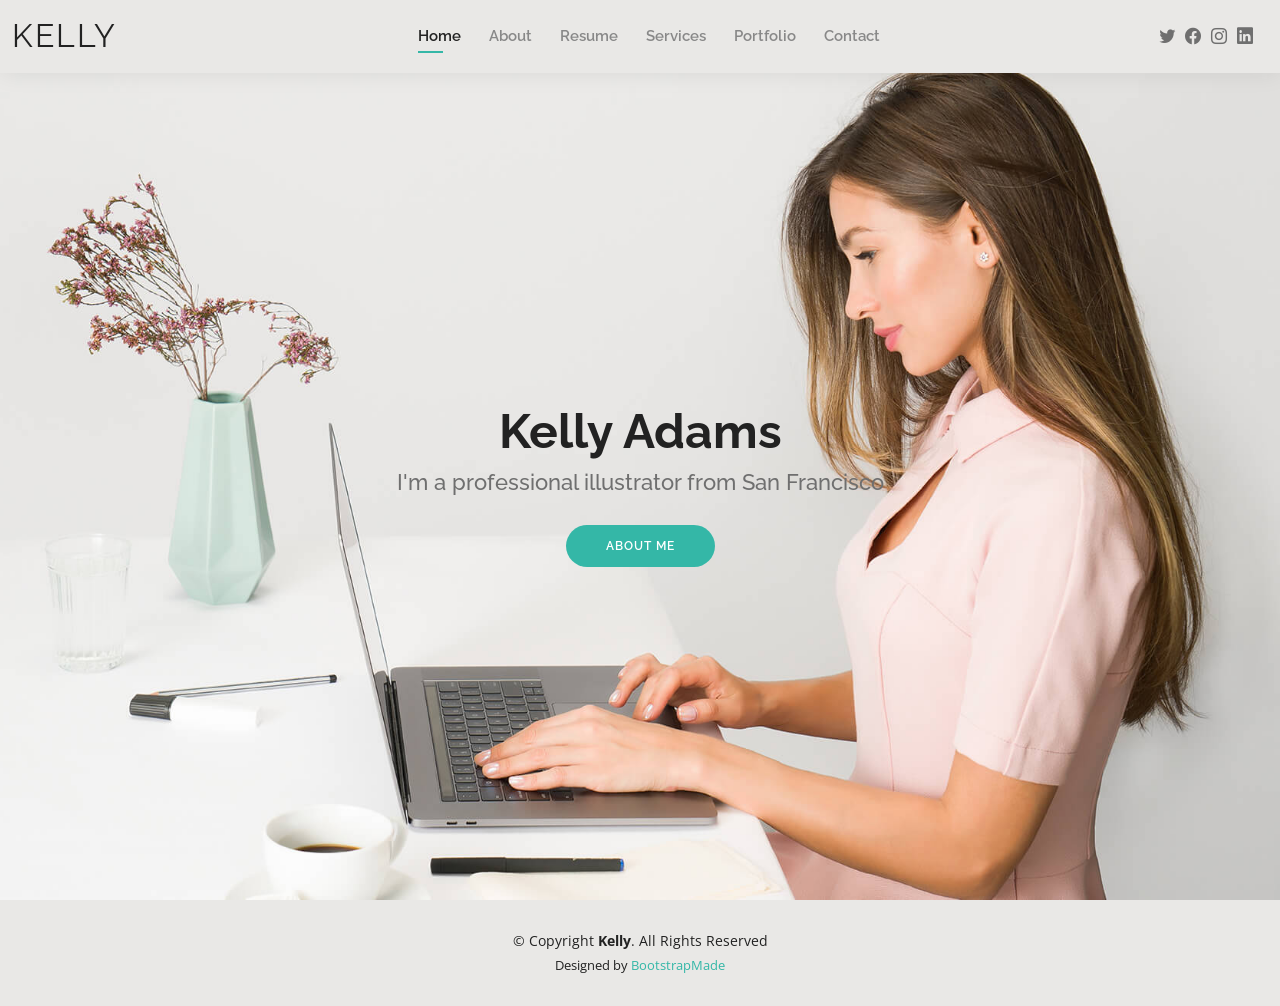
<file: index.html>
<!DOCTYPE html>
<html lang="en">

<head>
  <meta charset="utf-8">
  <meta content="width=device-width, initial-scale=1.0" name="viewport">

  <title>Kelly Bootstrap Template - Index</title>
  <meta content="" name="description">
  <meta content="" name="keywords">

  <!-- Favicons -->
  <link href="assets/img/favicon.png" rel="icon">
  <link href="assets/img/apple-touch-icon.png" rel="apple-touch-icon">

  <!-- Google Fonts -->
  <link href="https://fonts.googleapis.com/css?family=Open+Sans:300,300i,400,400i,600,600i,700,700i|Raleway:300,300i,400,400i,500,500i,600,600i,700,700i|Poppins:300,300i,400,400i,500,500i,600,600i,700,700i" rel="stylesheet">

  <!-- Vendor CSS Files -->
  <link href="assets/vendor/aos/aos.css" rel="stylesheet">
  <link href="assets/vendor/bootstrap/css/bootstrap.min.css" rel="stylesheet">
  <link href="assets/vendor/bootstrap-icons/bootstrap-icons.css" rel="stylesheet">
  <link href="assets/vendor/boxicons/css/boxicons.min.css" rel="stylesheet">
  <link href="assets/vendor/glightbox/css/glightbox.min.css" rel="stylesheet">
  <link href="assets/vendor/swiper/swiper-bundle.min.css" rel="stylesheet">

  <!-- Template Main CSS File -->
  <link href="assets/css/style.css" rel="stylesheet">

  <!-- =======================================================
  * Template Name: Kelly - v4.3.0
  * Template URL: https://bootstrapmade.com/kelly-free-bootstrap-cv-resume-html-template/
  * Author: BootstrapMade.com
  * License: https://bootstrapmade.com/license/
  ======================================================== -->
</head>

<body>

  <!-- ======= Header ======= -->
  <header id="header" class="fixed-top">
    <div class="container-fluid d-flex justify-content-between align-items-center">

      <h1 class="logo me-auto me-lg-0"><a href="index.html">Kelly</a></h1>
      <!-- Uncomment below if you prefer to use an image logo -->
      <!-- <a href="index.html" class="logo"><img src="assets/img/logo.png" alt="" class="img-fluid"></a>-->

      <nav id="navbar" class="navbar order-last order-lg-0">
        <ul>
          <li><a class="active" href="index.html">Home</a></li>
          <li><a href="about.html">About</a></li>
          <li><a href="resume.html">Resume</a></li>
          <li><a href="services.html">Services</a></li>
          <li><a href="portfolio.html">Portfolio</a></li>
          <li><a href="contact.html">Contact</a></li>
        </ul>
        <i class="bi bi-list mobile-nav-toggle"></i>
      </nav><!-- .navbar -->

      <div class="header-social-links">
        <a href="#" class="twitter"><i class="bi bi-twitter"></i></a>
        <a href="#" class="facebook"><i class="bi bi-facebook"></i></a>
        <a href="#" class="instagram"><i class="bi bi-instagram"></i></a>
        <a href="#" class="linkedin"><i class="bi bi-linkedin"></i></i></a>
      </div>

    </div>

  </header><!-- End Header -->

  <!-- ======= Hero Section ======= -->
  <section id="hero" class="d-flex align-items-center">
    <div class="container d-flex flex-column align-items-center" data-aos="zoom-in" data-aos-delay="100">
      <h1>Kelly Adams</h1>
      <h2>I'm a professional illustrator from San Francisco</h2>
      <a href="about.html" class="btn-about">About Me</a>
    </div>
  </section><!-- End Hero -->

  <!-- ======= Footer ======= -->
  <footer id="footer">
    <div class="container">
      <div class="copyright">
        &copy; Copyright <strong><span>Kelly</span></strong>. All Rights Reserved
      </div>
      <div class="credits">
        <!-- All the links in the footer should remain intact. -->
        <!-- You can delete the links only if you purchased the pro version. -->
        <!-- Licensing information: https://bootstrapmade.com/license/ -->
        <!-- Purchase the pro version with working PHP/AJAX contact form: https://bootstrapmade.com/kelly-free-bootstrap-cv-resume-html-template/ -->
        Designed by <a href="https://bootstrapmade.com/">BootstrapMade</a>
      </div>
    </div>
  </footer><!-- End  Footer -->

  <div id="preloader"></div>
  <a href="#" class="back-to-top d-flex align-items-center justify-content-center"><i class="bi bi-arrow-up-short"></i></a>

  <!-- Vendor JS Files -->
  <script src="assets/vendor/aos/aos.js"></script>
  <script src="assets/vendor/bootstrap/js/bootstrap.bundle.min.js"></script>
  <script src="assets/vendor/glightbox/js/glightbox.min.js"></script>
  <script src="assets/vendor/isotope-layout/isotope.pkgd.min.js"></script>
  <script src="assets/vendor/php-email-form/validate.js"></script>
  <script src="assets/vendor/purecounter/purecounter.js"></script>
  <script src="assets/vendor/swiper/swiper-bundle.min.js"></script>
  <script src="assets/vendor/waypoints/noframework.waypoints.js"></script>

  <!-- Template Main JS File -->
  <script src="assets/js/main.js"></script>

</body>

</html>
</file>
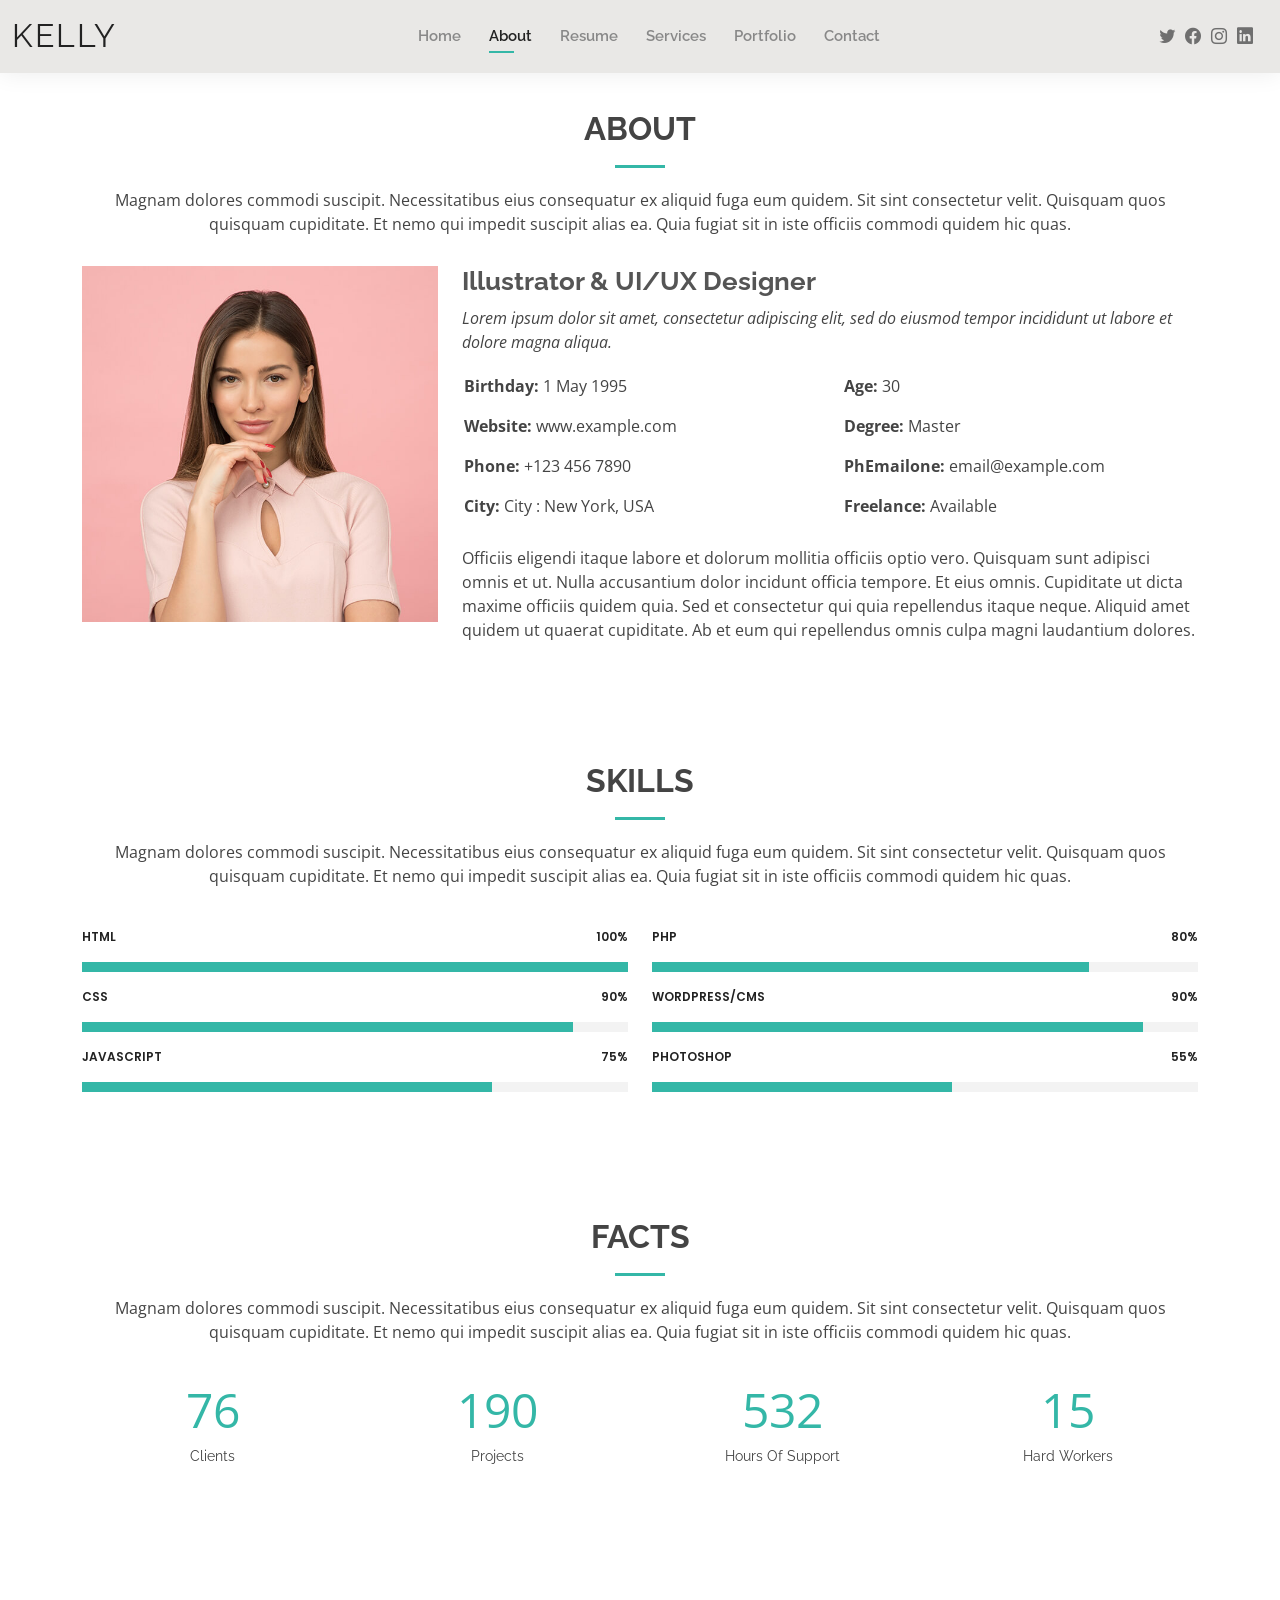
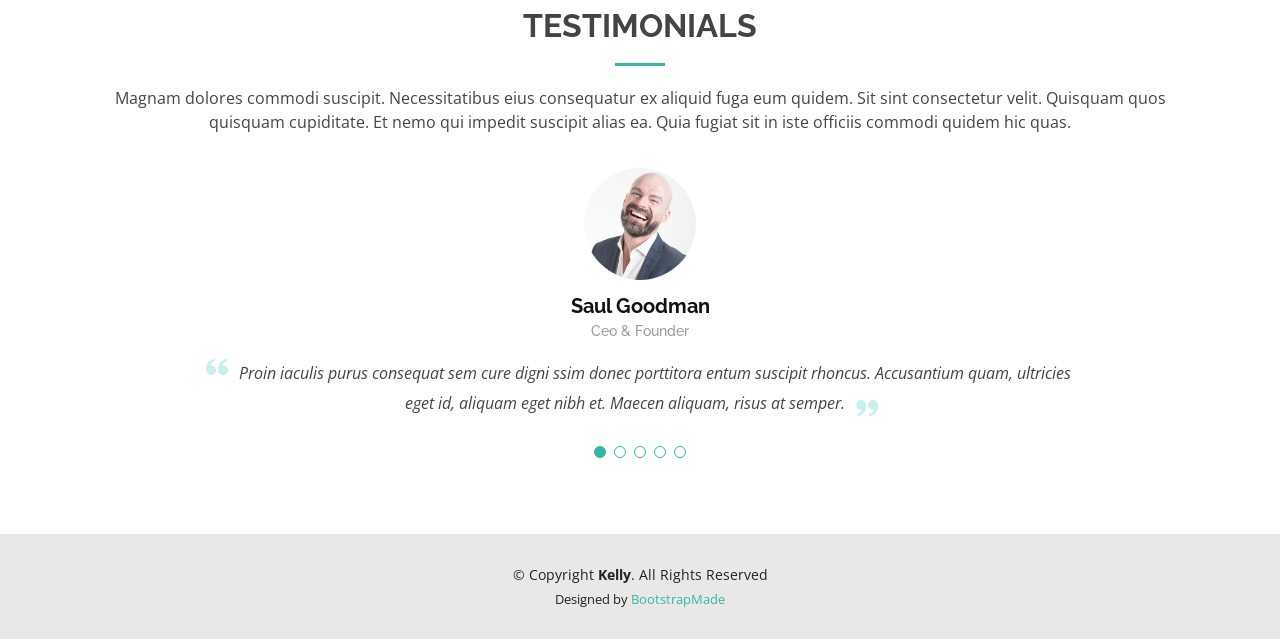
<file: about.html>
<!DOCTYPE html>
<html lang="en">

<head>
  <meta charset="utf-8">
  <meta content="width=device-width, initial-scale=1.0" name="viewport">

  <title>About - Kelly Bootstrap Template</title>
  <meta content="" name="description">
  <meta content="" name="keywords">

  <!-- Favicons -->
  <link href="assets/img/favicon.png" rel="icon">
  <link href="assets/img/apple-touch-icon.png" rel="apple-touch-icon">

  <!-- Google Fonts -->
  <link href="https://fonts.googleapis.com/css?family=Open+Sans:300,300i,400,400i,600,600i,700,700i|Raleway:300,300i,400,400i,500,500i,600,600i,700,700i|Poppins:300,300i,400,400i,500,500i,600,600i,700,700i" rel="stylesheet">

  <!-- Vendor CSS Files -->
  <link href="assets/vendor/aos/aos.css" rel="stylesheet">
  <link href="assets/vendor/bootstrap/css/bootstrap.min.css" rel="stylesheet">
  <link href="assets/vendor/bootstrap-icons/bootstrap-icons.css" rel="stylesheet">
  <link href="assets/vendor/boxicons/css/boxicons.min.css" rel="stylesheet">
  <link href="assets/vendor/glightbox/css/glightbox.min.css" rel="stylesheet">
  <link href="assets/vendor/swiper/swiper-bundle.min.css" rel="stylesheet">

  <!-- Template Main CSS File -->
  <link href="assets/css/style.css" rel="stylesheet">

  <!-- =======================================================
  * Template Name: Kelly - v4.3.0
  * Template URL: https://bootstrapmade.com/kelly-free-bootstrap-cv-resume-html-template/
  * Author: BootstrapMade.com
  * License: https://bootstrapmade.com/license/
  ======================================================== -->
</head>

<body>

  <!-- ======= Header ======= -->
  <header id="header" class="fixed-top">
    <div class="container-fluid d-flex justify-content-between align-items-center">

      <h1 class="logo me-auto me-lg-0"><a href="index.html">Kelly</a></h1>
      <!-- Uncomment below if you prefer to use an image logo -->
      <!-- <a href="index.html" class="logo"><img src="assets/img/logo.png" alt="" class="img-fluid"></a>-->

      <nav id="navbar" class="navbar order-last order-lg-0">
        <ul>
          <li><a href="index.html">Home</a></li>
          <li><a class="active" href="about.html">About</a></li>
          <li><a href="resume.html">Resume</a></li>
          <li><a href="services.html">Services</a></li>
          <li><a href="portfolio.html">Portfolio</a></li>
          <li><a href="contact.html">Contact</a></li>
        </ul>
        <i class="bi bi-list mobile-nav-toggle"></i>
      </nav><!-- .navbar -->

      <div class="header-social-links">
        <a href="#" class="twitter"><i class="bi bi-twitter"></i></a>
        <a href="#" class="facebook"><i class="bi bi-facebook"></i></a>
        <a href="#" class="instagram"><i class="bi bi-instagram"></i></a>
        <a href="#" class="linkedin"><i class="bi bi-linkedin"></i></i></a>
      </div>

    </div>

  </header><!-- End Header -->

  <main id="main">

    <!-- ======= About Section ======= -->
    <section id="about" class="about">
      <div class="container" data-aos="fade-up">

        <div class="section-title">
          <h2>About</h2>
          <p>Magnam dolores commodi suscipit. Necessitatibus eius consequatur ex aliquid fuga eum quidem. Sit sint consectetur velit. Quisquam quos quisquam cupiditate. Et nemo qui impedit suscipit alias ea. Quia fugiat sit in iste officiis commodi quidem hic quas.</p>
        </div>

        <div class="row">
          <div class="col-lg-4">
            <img src="assets/img/about.jpg" class="img-fluid" alt="">
          </div>
          <div class="col-lg-8 pt-4 pt-lg-0 content">
            <h3>Illustrator &amp; UI/UX Designer</h3>
            <p class="fst-italic">
              Lorem ipsum dolor sit amet, consectetur adipiscing elit, sed do eiusmod tempor incididunt ut labore et dolore
              magna aliqua.
            </p>
            <div class="row">
              <div class="col-lg-6">
                <ul>
                  <li><i class="bi bi-rounded-right"></i> <strong>Birthday:</strong> 1 May 1995</li>
                  <li><i class="bi bi-rounded-right"></i> <strong>Website:</strong> www.example.com</li>
                  <li><i class="bi bi-rounded-right"></i> <strong>Phone:</strong> +123 456 7890</li>
                  <li><i class="bi bi-rounded-right"></i> <strong>City:</strong> City : New York, USA</li>
                </ul>
              </div>
              <div class="col-lg-6">
                <ul>
                  <li><i class="bi bi-rounded-right"></i> <strong>Age:</strong> 30</li>
                  <li><i class="bi bi-rounded-right"></i> <strong>Degree:</strong> Master</li>
                  <li><i class="bi bi-rounded-right"></i> <strong>PhEmailone:</strong> email@example.com</li>
                  <li><i class="bi bi-rounded-right"></i> <strong>Freelance:</strong> Available</li>
                </ul>
              </div>
            </div>
            <p>
              Officiis eligendi itaque labore et dolorum mollitia officiis optio vero. Quisquam sunt adipisci omnis et ut. Nulla accusantium dolor incidunt officia tempore. Et eius omnis.
              Cupiditate ut dicta maxime officiis quidem quia. Sed et consectetur qui quia repellendus itaque neque. Aliquid amet quidem ut quaerat cupiditate. Ab et eum qui repellendus omnis culpa magni laudantium dolores.
            </p>
          </div>
        </div>

      </div>
    </section><!-- End About Section -->

    <!-- ======= Skills Section ======= -->
    <section id="skills" class="skills">
      <div class="container" data-aos="fade-up">

        <div class="section-title">
          <h2>Skills</h2>
          <p>Magnam dolores commodi suscipit. Necessitatibus eius consequatur ex aliquid fuga eum quidem. Sit sint consectetur velit. Quisquam quos quisquam cupiditate. Et nemo qui impedit suscipit alias ea. Quia fugiat sit in iste officiis commodi quidem hic quas.</p>
        </div>

        <div class="row skills-content">

          <div class="col-lg-6">

            <div class="progress">
              <span class="skill">HTML <i class="val">100%</i></span>
              <div class="progress-bar-wrap">
                <div class="progress-bar" role="progressbar" aria-valuenow="100" aria-valuemin="0" aria-valuemax="100"></div>
              </div>
            </div>

            <div class="progress">
              <span class="skill">CSS <i class="val">90%</i></span>
              <div class="progress-bar-wrap">
                <div class="progress-bar" role="progressbar" aria-valuenow="90" aria-valuemin="0" aria-valuemax="100"></div>
              </div>
            </div>

            <div class="progress">
              <span class="skill">JavaScript <i class="val">75%</i></span>
              <div class="progress-bar-wrap">
                <div class="progress-bar" role="progressbar" aria-valuenow="75" aria-valuemin="0" aria-valuemax="100"></div>
              </div>
            </div>

          </div>

          <div class="col-lg-6">

            <div class="progress">
              <span class="skill">PHP <i class="val">80%</i></span>
              <div class="progress-bar-wrap">
                <div class="progress-bar" role="progressbar" aria-valuenow="80" aria-valuemin="0" aria-valuemax="100"></div>
              </div>
            </div>

            <div class="progress">
              <span class="skill">WordPress/CMS <i class="val">90%</i></span>
              <div class="progress-bar-wrap">
                <div class="progress-bar" role="progressbar" aria-valuenow="90" aria-valuemin="0" aria-valuemax="100"></div>
              </div>
            </div>

            <div class="progress">
              <span class="skill">Photoshop <i class="val">55%</i></span>
              <div class="progress-bar-wrap">
                <div class="progress-bar" role="progressbar" aria-valuenow="55" aria-valuemin="0" aria-valuemax="100"></div>
              </div>
            </div>

          </div>

        </div>

      </div>
    </section><!-- End Skills Section -->

    <!-- ======= Facts Section ======= -->
    <section id="facts" class="facts">
      <div class="container" data-aos="fade-up">

        <div class="section-title">
          <h2>Facts</h2>
          <p>Magnam dolores commodi suscipit. Necessitatibus eius consequatur ex aliquid fuga eum quidem. Sit sint consectetur velit. Quisquam quos quisquam cupiditate. Et nemo qui impedit suscipit alias ea. Quia fugiat sit in iste officiis commodi quidem hic quas.</p>
        </div>

        <div class="row counters">

          <div class="col-lg-3 col-6 text-center">
            <span data-purecounter-start="0" data-purecounter-end="232" data-purecounter-duration="1" class="purecounter"></span>
            <p>Clients</p>
          </div>

          <div class="col-lg-3 col-6 text-center">
            <span data-purecounter-start="0" data-purecounter-end="521" data-purecounter-duration="1" class="purecounter"></span>
            <p>Projects</p>
          </div>

          <div class="col-lg-3 col-6 text-center">
            <span data-purecounter-start="0" data-purecounter-end="1463" data-purecounter-duration="1" class="purecounter"></span>
            <p>Hours Of Support</p>
          </div>

          <div class="col-lg-3 col-6 text-center">
            <span data-purecounter-start="0" data-purecounter-end="15" data-purecounter-duration="1" class="purecounter"></span>
            <p>Hard Workers</p>
          </div>

        </div>

      </div>
    </section><!-- End Facts Section -->

    <!-- ======= Testimonials Section ======= -->
    <section id="testimonials" class="testimonials">
      <div class="container" data-aos="fade-up">

        <div class="section-title">
          <h2>Testimonials</h2>
          <p>Magnam dolores commodi suscipit. Necessitatibus eius consequatur ex aliquid fuga eum quidem. Sit sint consectetur velit. Quisquam quos quisquam cupiditate. Et nemo qui impedit suscipit alias ea. Quia fugiat sit in iste officiis commodi quidem hic quas.</p>
        </div>

        <div class="testimonials-slider swiper-container" data-aos="fade-up" data-aos-delay="100">
          <div class="swiper-wrapper">

            <div class="swiper-slide">
              <div class="testimonial-item">
                <img src="assets/img/testimonials/testimonials-1.jpg" class="testimonial-img" alt="">
                <h3>Saul Goodman</h3>
                <h4>Ceo &amp; Founder</h4>
                <p>
                  <i class="bx bxs-quote-alt-left quote-icon-left"></i>
                  Proin iaculis purus consequat sem cure digni ssim donec porttitora entum suscipit rhoncus. Accusantium quam, ultricies eget id, aliquam eget nibh et. Maecen aliquam, risus at semper.
                  <i class="bx bxs-quote-alt-right quote-icon-right"></i>
                </p>
              </div>
            </div><!-- End testimonial item -->

            <div class="swiper-slide">
              <div class="testimonial-item">
                <img src="assets/img/testimonials/testimonials-2.jpg" class="testimonial-img" alt="">
                <h3>Sara Wilsson</h3>
                <h4>Designer</h4>
                <p>
                  <i class="bx bxs-quote-alt-left quote-icon-left"></i>
                  Export tempor illum tamen malis malis eram quae irure esse labore quem cillum quid cillum eram malis quorum velit fore eram velit sunt aliqua noster fugiat irure amet legam anim culpa.
                  <i class="bx bxs-quote-alt-right quote-icon-right"></i>
                </p>
              </div>
            </div><!-- End testimonial item -->

            <div class="swiper-slide">
              <div class="testimonial-item">
                <img src="assets/img/testimonials/testimonials-3.jpg" class="testimonial-img" alt="">
                <h3>Jena Karlis</h3>
                <h4>Store Owner</h4>
                <p>
                  <i class="bx bxs-quote-alt-left quote-icon-left"></i>
                  Enim nisi quem export duis labore cillum quae magna enim sint quorum nulla quem veniam duis minim tempor labore quem eram duis noster aute amet eram fore quis sint minim.
                  <i class="bx bxs-quote-alt-right quote-icon-right"></i>
                </p>
              </div>
            </div><!-- End testimonial item -->

            <div class="swiper-slide">
              <div class="testimonial-item">
                <img src="assets/img/testimonials/testimonials-4.jpg" class="testimonial-img" alt="">
                <h3>Matt Brandon</h3>
                <h4>Freelancer</h4>
                <p>
                  <i class="bx bxs-quote-alt-left quote-icon-left"></i>
                  Fugiat enim eram quae cillum dolore dolor amet nulla culpa multos export minim fugiat minim velit minim dolor enim duis veniam ipsum anim magna sunt elit fore quem dolore labore illum veniam.
                  <i class="bx bxs-quote-alt-right quote-icon-right"></i>
                </p>
              </div>
            </div><!-- End testimonial item -->

            <div class="swiper-slide">
              <div class="testimonial-item">
                <img src="assets/img/testimonials/testimonials-5.jpg" class="testimonial-img" alt="">
                <h3>John Larson</h3>
                <h4>Entrepreneur</h4>
                <p>
                  <i class="bx bxs-quote-alt-left quote-icon-left"></i>
                  Quis quorum aliqua sint quem legam fore sunt eram irure aliqua veniam tempor noster veniam enim culpa labore duis sunt culpa nulla illum cillum fugiat legam esse veniam culpa fore nisi cillum quid.
                  <i class="bx bxs-quote-alt-right quote-icon-right"></i>
                </p>
              </div>
            </div><!-- End testimonial item -->

          </div>
          <div class="swiper-pagination"></div>
        </div>

      </div>
    </section><!-- End Testimonials Section -->

  </main><!-- End #main -->

  <!-- ======= Footer ======= -->
  <footer id="footer">
    <div class="container">
      <div class="copyright">
        &copy; Copyright <strong><span>Kelly</span></strong>. All Rights Reserved
      </div>
      <div class="credits">
        <!-- All the links in the footer should remain intact. -->
        <!-- You can delete the links only if you purchased the pro version. -->
        <!-- Licensing information: https://bootstrapmade.com/license/ -->
        <!-- Purchase the pro version with working PHP/AJAX contact form: https://bootstrapmade.com/kelly-free-bootstrap-cv-resume-html-template/ -->
        Designed by <a href="https://bootstrapmade.com/">BootstrapMade</a>
      </div>
    </div>
  </footer><!-- End  Footer -->

  <div id="preloader"></div>
  <a href="#" class="back-to-top d-flex align-items-center justify-content-center"><i class="bi bi-arrow-up-short"></i></a>

  <!-- Vendor JS Files -->
  <script src="assets/vendor/aos/aos.js"></script>
  <script src="assets/vendor/bootstrap/js/bootstrap.bundle.min.js"></script>
  <script src="assets/vendor/glightbox/js/glightbox.min.js"></script>
  <script src="assets/vendor/isotope-layout/isotope.pkgd.min.js"></script>
  <script src="assets/vendor/php-email-form/validate.js"></script>
  <script src="assets/vendor/purecounter/purecounter.js"></script>
  <script src="assets/vendor/swiper/swiper-bundle.min.js"></script>
  <script src="assets/vendor/waypoints/noframework.waypoints.js"></script>

  <!-- Template Main JS File -->
  <script src="assets/js/main.js"></script>

</body>

</html>
</file>
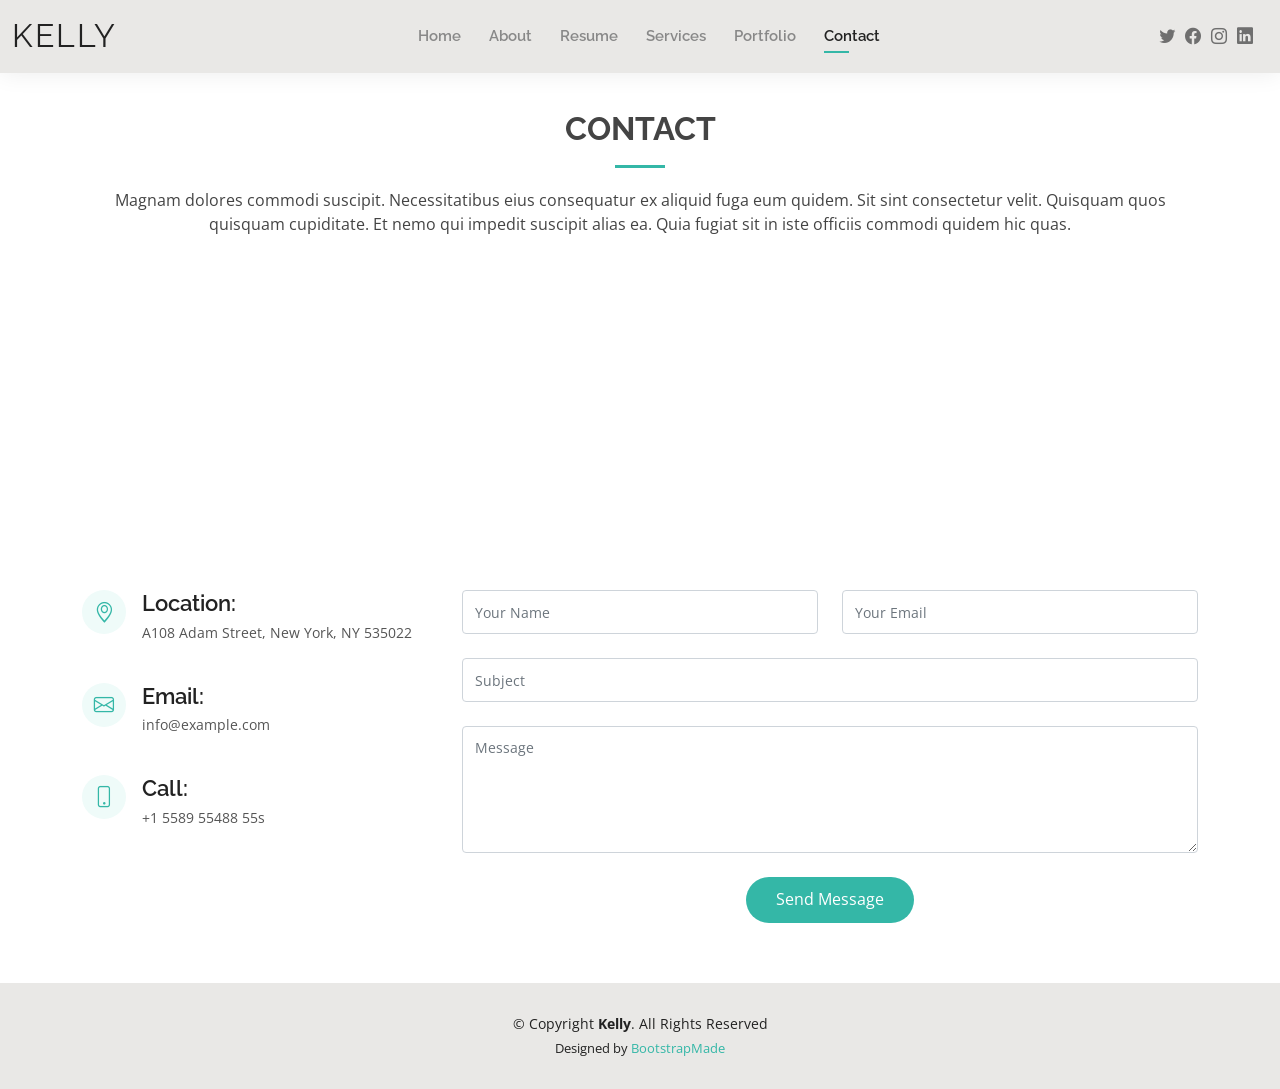
<file: contact.html>
<!DOCTYPE html>
<html lang="en">

<head>
  <meta charset="utf-8">
  <meta content="width=device-width, initial-scale=1.0" name="viewport">

  <title>Contact - Kelly Bootstrap Template</title>
  <meta content="" name="description">
  <meta content="" name="keywords">

  <!-- Favicons -->
  <link href="assets/img/favicon.png" rel="icon">
  <link href="assets/img/apple-touch-icon.png" rel="apple-touch-icon">

  <!-- Google Fonts -->
  <link href="https://fonts.googleapis.com/css?family=Open+Sans:300,300i,400,400i,600,600i,700,700i|Raleway:300,300i,400,400i,500,500i,600,600i,700,700i|Poppins:300,300i,400,400i,500,500i,600,600i,700,700i" rel="stylesheet">

  <!-- Vendor CSS Files -->
  <link href="assets/vendor/aos/aos.css" rel="stylesheet">
  <link href="assets/vendor/bootstrap/css/bootstrap.min.css" rel="stylesheet">
  <link href="assets/vendor/bootstrap-icons/bootstrap-icons.css" rel="stylesheet">
  <link href="assets/vendor/boxicons/css/boxicons.min.css" rel="stylesheet">
  <link href="assets/vendor/glightbox/css/glightbox.min.css" rel="stylesheet">
  <link href="assets/vendor/swiper/swiper-bundle.min.css" rel="stylesheet">

  <!-- Template Main CSS File -->
  <link href="assets/css/style.css" rel="stylesheet">

  <!-- =======================================================
  * Template Name: Kelly - v4.3.0
  * Template URL: https://bootstrapmade.com/kelly-free-bootstrap-cv-resume-html-template/
  * Author: BootstrapMade.com
  * License: https://bootstrapmade.com/license/
  ======================================================== -->
</head>

<body>

  <!-- ======= Header ======= -->
  <header id="header" class="fixed-top">
    <div class="container-fluid d-flex justify-content-between align-items-center">

      <h1 class="logo me-auto me-lg-0"><a href="index.html">Kelly</a></h1>
      <!-- Uncomment below if you prefer to use an image logo -->
      <!-- <a href="index.html" class="logo"><img src="assets/img/logo.png" alt="" class="img-fluid"></a>-->

      <nav id="navbar" class="navbar order-last order-lg-0">
        <ul>
          <li><a href="index.html">Home</a></li>
          <li><a href="about.html">About</a></li>
          <li><a href="resume.html">Resume</a></li>
          <li><a href="services.html">Services</a></li>
          <li><a href="portfolio.html">Portfolio</a></li>
          <li><a class="active" href="contact.html">Contact</a></li>
        </ul>
        <i class="bi bi-list mobile-nav-toggle"></i>
      </nav><!-- .navbar -->

      <div class="header-social-links">
        <a href="#" class="twitter"><i class="bi bi-twitter"></i></a>
        <a href="#" class="facebook"><i class="bi bi-facebook"></i></a>
        <a href="#" class="instagram"><i class="bi bi-instagram"></i></a>
        <a href="#" class="linkedin"><i class="bi bi-linkedin"></i></i></a>
      </div>

    </div>

  </header><!-- End Header -->

  <main id="main">

    <!-- ======= Contact Section ======= -->
    <section id="contact" class="contact">
      <div class="container" data-aos="fade-up">

        <div class="section-title">
          <h2>Contact</h2>
          <p>Magnam dolores commodi suscipit. Necessitatibus eius consequatur ex aliquid fuga eum quidem. Sit sint consectetur velit. Quisquam quos quisquam cupiditate. Et nemo qui impedit suscipit alias ea. Quia fugiat sit in iste officiis commodi quidem hic quas.</p>
        </div>

        <div>
          <iframe style="border:0; width: 100%; height: 270px;" src="https://www.google.com/maps/embed?pb=!1m14!1m8!1m3!1d12097.433213460943!2d-74.0062269!3d40.7101282!3m2!1i1024!2i768!4f13.1!3m3!1m2!1s0x0%3A0xb89d1fe6bc499443!2sDowntown+Conference+Center!5e0!3m2!1smk!2sbg!4v1539943755621" frameborder="0" allowfullscreen></iframe>
        </div>

        <div class="row mt-5">

          <div class="col-lg-4">
            <div class="info">
              <div class="address">
                <i class="bi bi-geo-alt"></i>
                <h4>Location:</h4>
                <p>A108 Adam Street, New York, NY 535022</p>
              </div>

              <div class="email">
                <i class="bi bi-envelope"></i>
                <h4>Email:</h4>
                <p>info@example.com</p>
              </div>

              <div class="phone">
                <i class="bi bi-phone"></i>
                <h4>Call:</h4>
                <p>+1 5589 55488 55s</p>
              </div>

            </div>

          </div>

          <div class="col-lg-8 mt-5 mt-lg-0">

            <form action="forms/contact.php" method="post" role="form" class="php-email-form">
              <div class="row">
                <div class="col-md-6 form-group">
                  <input type="text" name="name" class="form-control" id="name" placeholder="Your Name" required>
                </div>
                <div class="col-md-6 form-group mt-3 mt-md-0">
                  <input type="email" class="form-control" name="email" id="email" placeholder="Your Email" required>
                </div>
              </div>
              <div class="form-group mt-3">
                <input type="text" class="form-control" name="subject" id="subject" placeholder="Subject" required>
              </div>
              <div class="form-group mt-3">
                <textarea class="form-control" name="message" rows="5" placeholder="Message" required></textarea>
              </div>
              <div class="my-3">
                <div class="loading">Loading</div>
                <div class="error-message"></div>
                <div class="sent-message">Your message has been sent. Thank you!</div>
              </div>
              <div class="text-center"><button type="submit">Send Message</button></div>
            </form>

          </div>

        </div>

      </div>
    </section><!-- End Contact Section -->

  </main><!-- End #main -->

  <!-- ======= Footer ======= -->
  <footer id="footer">
    <div class="container">
      <div class="copyright">
        &copy; Copyright <strong><span>Kelly</span></strong>. All Rights Reserved
      </div>
      <div class="credits">
        <!-- All the links in the footer should remain intact. -->
        <!-- You can delete the links only if you purchased the pro version. -->
        <!-- Licensing information: https://bootstrapmade.com/license/ -->
        <!-- Purchase the pro version with working PHP/AJAX contact form: https://bootstrapmade.com/kelly-free-bootstrap-cv-resume-html-template/ -->
        Designed by <a href="https://bootstrapmade.com/">BootstrapMade</a>
      </div>
    </div>
  </footer><!-- End  Footer -->

  <div id="preloader"></div>
  <a href="#" class="back-to-top d-flex align-items-center justify-content-center"><i class="bi bi-arrow-up-short"></i></a>

  <!-- Vendor JS Files -->
  <script src="assets/vendor/aos/aos.js"></script>
  <script src="assets/vendor/bootstrap/js/bootstrap.bundle.min.js"></script>
  <script src="assets/vendor/glightbox/js/glightbox.min.js"></script>
  <script src="assets/vendor/isotope-layout/isotope.pkgd.min.js"></script>
  <script src="assets/vendor/php-email-form/validate.js"></script>
  <script src="assets/vendor/purecounter/purecounter.js"></script>
  <script src="assets/vendor/swiper/swiper-bundle.min.js"></script>
  <script src="assets/vendor/waypoints/noframework.waypoints.js"></script>

  <!-- Template Main JS File -->
  <script src="assets/js/main.js"></script>

</body>

</html>
</file>
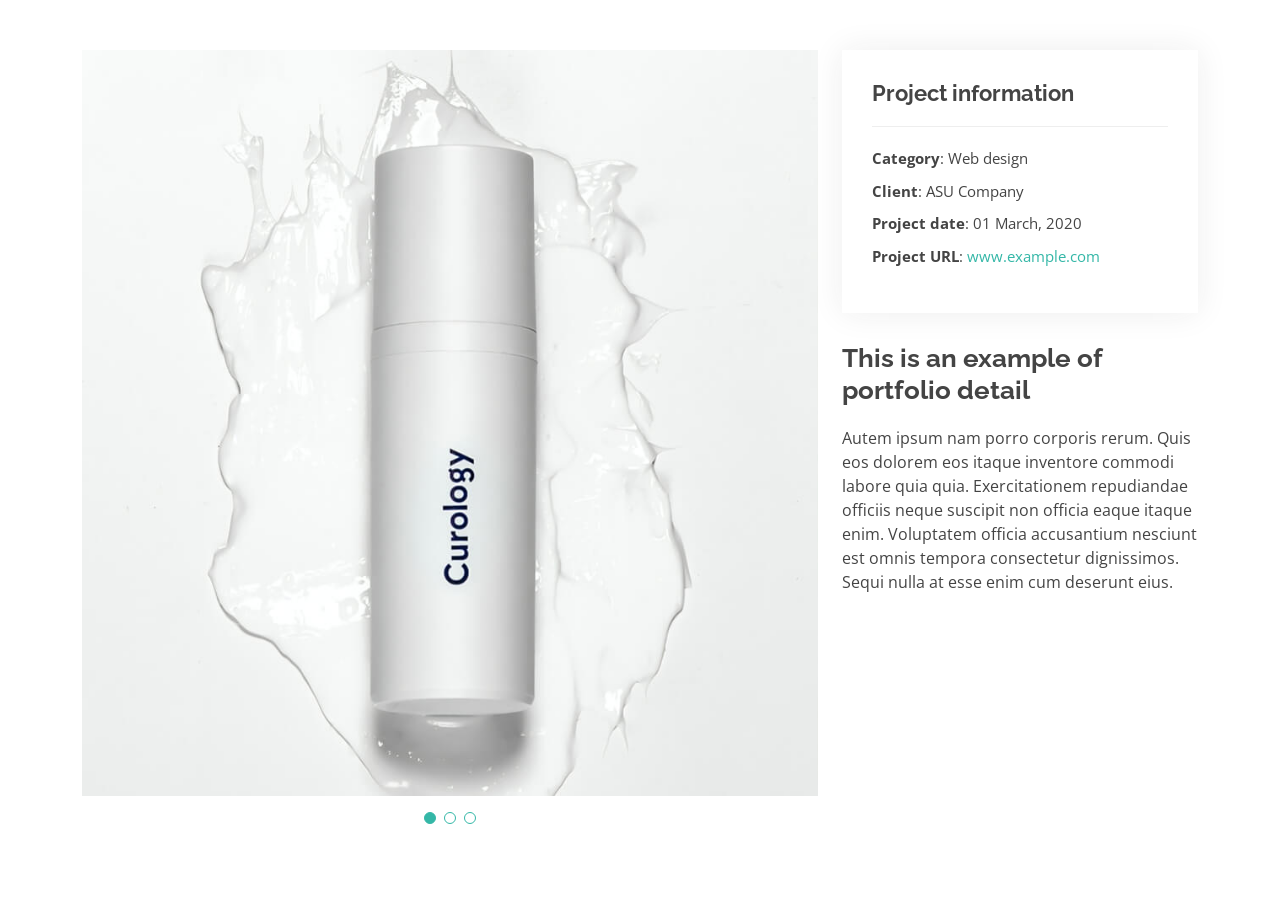
<file: portfolio-details.html>
<!DOCTYPE html>
<html lang="en">

<head>
  <meta charset="utf-8">
  <meta content="width=device-width, initial-scale=1.0" name="viewport">

  <title>Portfolio Details - Kelly Bootstrap Template</title>
  <meta content="" name="description">
  <meta content="" name="keywords">

  <!-- Favicons -->
  <link href="assets/img/favicon.png" rel="icon">
  <link href="assets/img/apple-touch-icon.png" rel="apple-touch-icon">

  <!-- Google Fonts -->
  <link href="https://fonts.googleapis.com/css?family=Open+Sans:300,300i,400,400i,600,600i,700,700i|Raleway:300,300i,400,400i,500,500i,600,600i,700,700i|Poppins:300,300i,400,400i,500,500i,600,600i,700,700i" rel="stylesheet">

  <!-- Vendor CSS Files -->
  <link href="assets/vendor/aos/aos.css" rel="stylesheet">
  <link href="assets/vendor/bootstrap/css/bootstrap.min.css" rel="stylesheet">
  <link href="assets/vendor/bootstrap-icons/bootstrap-icons.css" rel="stylesheet">
  <link href="assets/vendor/boxicons/css/boxicons.min.css" rel="stylesheet">
  <link href="assets/vendor/glightbox/css/glightbox.min.css" rel="stylesheet">
  <link href="assets/vendor/swiper/swiper-bundle.min.css" rel="stylesheet">

  <!-- Template Main CSS File -->
  <link href="assets/css/style.css" rel="stylesheet">

  <!-- =======================================================
  * Template Name: Kelly - v4.3.0
  * Template URL: https://bootstrapmade.com/kelly-free-bootstrap-cv-resume-html-template/
  * Author: BootstrapMade.com
  * License: https://bootstrapmade.com/license/
  ======================================================== -->
</head>

<body>

  <main id="main">

    <!-- ======= Portfolio Details Section ======= -->
    <section id="portfolio-details" class="portfolio-details">
      <div class="container">

        <div class="row gy-4">

          <div class="col-lg-8">
            <div class="portfolio-details-slider swiper-container">
              <div class="swiper-wrapper align-items-center">

                <div class="swiper-slide">
                  <img src="assets/img/portfolio/portfolio-1.jpg" alt="">
                </div>

                <div class="swiper-slide">
                  <img src="assets/img/portfolio/portfolio-2.jpg" alt="">
                </div>

                <div class="swiper-slide">
                  <img src="assets/img/portfolio/portfolio-3.jpg" alt="">
                </div>

              </div>
              <div class="swiper-pagination"></div>
            </div>
          </div>

          <div class="col-lg-4">
            <div class="portfolio-info">
              <h3>Project information</h3>
              <ul>
                <li><strong>Category</strong>: Web design</li>
                <li><strong>Client</strong>: ASU Company</li>
                <li><strong>Project date</strong>: 01 March, 2020</li>
                <li><strong>Project URL</strong>: <a href="#">www.example.com</a></li>
              </ul>
            </div>
            <div class="portfolio-description">
              <h2>This is an example of portfolio detail</h2>
              <p>
                Autem ipsum nam porro corporis rerum. Quis eos dolorem eos itaque inventore commodi labore quia quia. Exercitationem repudiandae officiis neque suscipit non officia eaque itaque enim. Voluptatem officia accusantium nesciunt est omnis tempora consectetur dignissimos. Sequi nulla at esse enim cum deserunt eius.
              </p>
            </div>
          </div>

        </div>

      </div>
    </section><!-- End Portfolio Details Section -->

  </main><!-- End #main -->

  <div id="preloader"></div>
  <a href="#" class="back-to-top d-flex align-items-center justify-content-center"><i class="bi bi-arrow-up-short"></i></a>

  <!-- Vendor JS Files -->
  <script src="assets/vendor/aos/aos.js"></script>
  <script src="assets/vendor/bootstrap/js/bootstrap.bundle.min.js"></script>
  <script src="assets/vendor/glightbox/js/glightbox.min.js"></script>
  <script src="assets/vendor/isotope-layout/isotope.pkgd.min.js"></script>
  <script src="assets/vendor/php-email-form/validate.js"></script>
  <script src="assets/vendor/purecounter/purecounter.js"></script>
  <script src="assets/vendor/swiper/swiper-bundle.min.js"></script>
  <script src="assets/vendor/waypoints/noframework.waypoints.js"></script>

  <!-- Template Main JS File -->
  <script src="assets/js/main.js"></script>

</body>

</html>
</file>
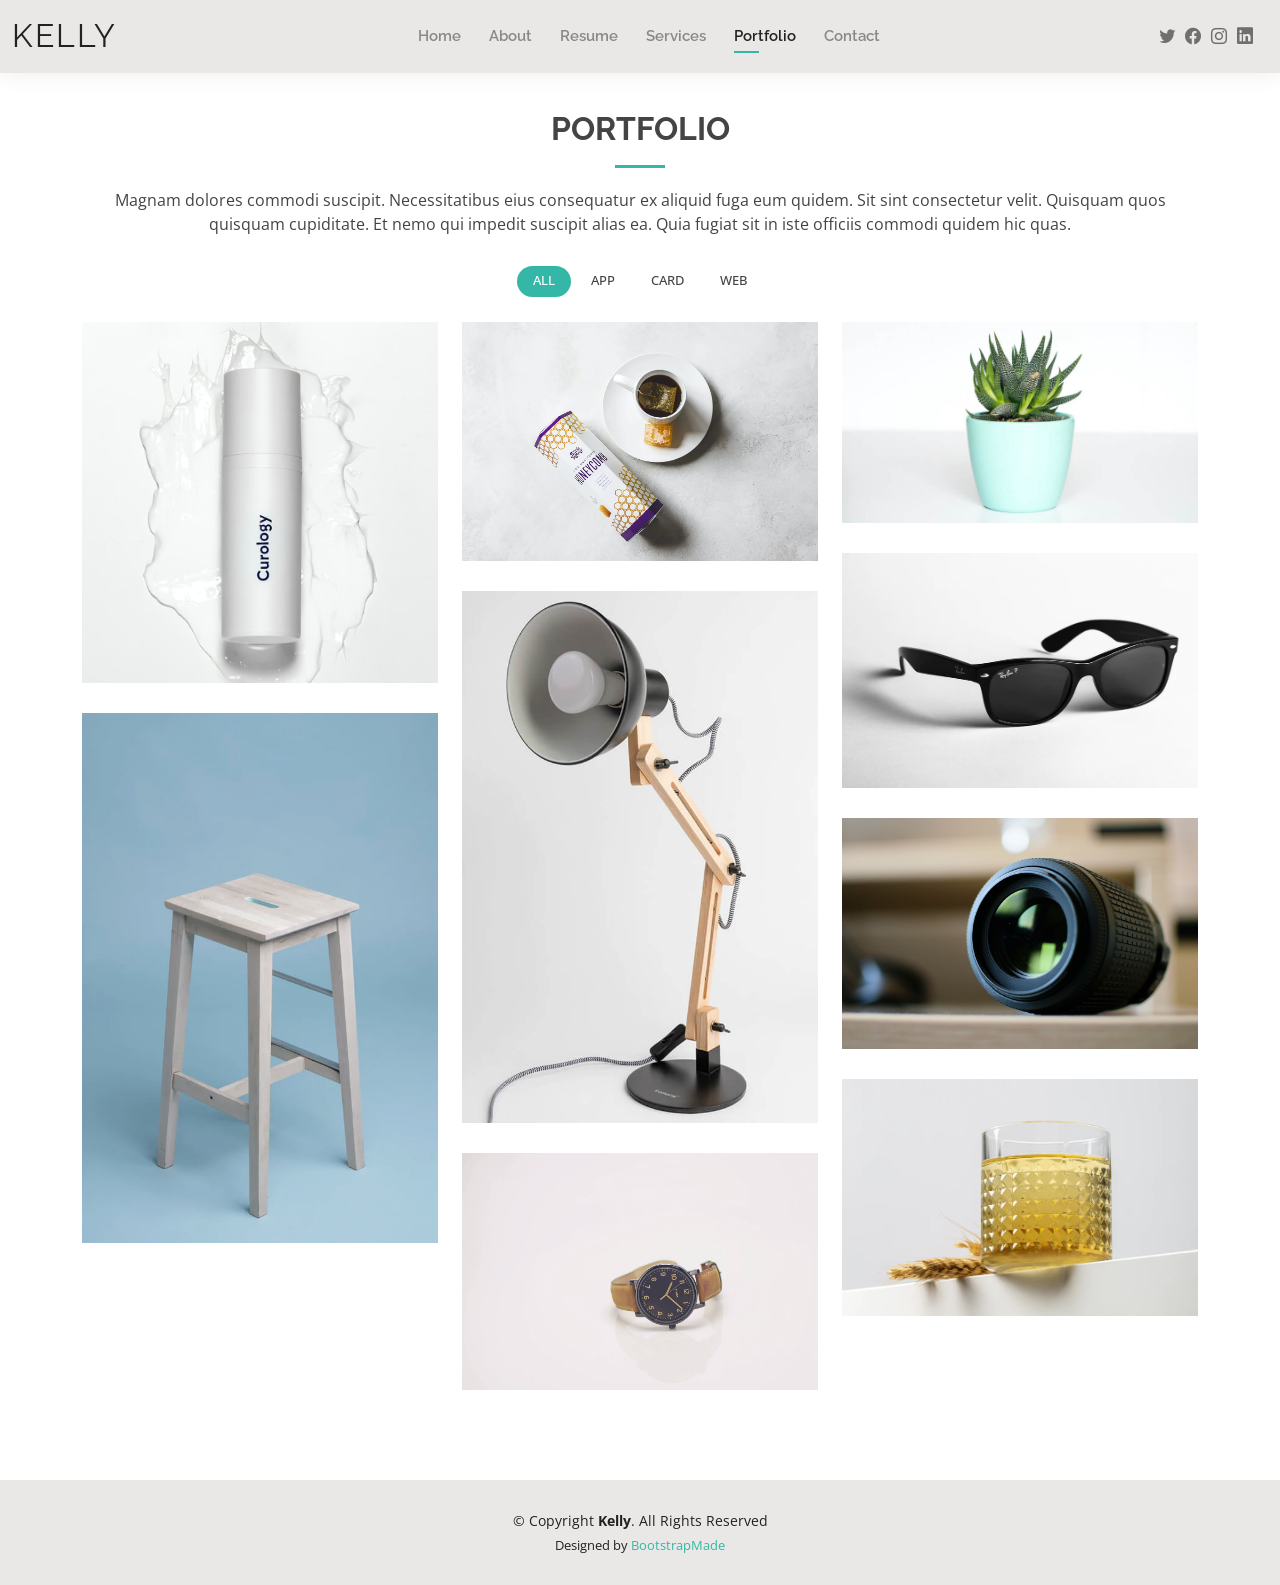
<file: portfolio.html>
<!DOCTYPE html>
<html lang="en">

<head>
  <meta charset="utf-8">
  <meta content="width=device-width, initial-scale=1.0" name="viewport">

  <title>Portfolio - Kelly Bootstrap Template</title>
  <meta content="" name="description">
  <meta content="" name="keywords">

  <!-- Favicons -->
  <link href="assets/img/favicon.png" rel="icon">
  <link href="assets/img/apple-touch-icon.png" rel="apple-touch-icon">

  <!-- Google Fonts -->
  <link href="https://fonts.googleapis.com/css?family=Open+Sans:300,300i,400,400i,600,600i,700,700i|Raleway:300,300i,400,400i,500,500i,600,600i,700,700i|Poppins:300,300i,400,400i,500,500i,600,600i,700,700i" rel="stylesheet">

  <!-- Vendor CSS Files -->
  <link href="assets/vendor/aos/aos.css" rel="stylesheet">
  <link href="assets/vendor/bootstrap/css/bootstrap.min.css" rel="stylesheet">
  <link href="assets/vendor/bootstrap-icons/bootstrap-icons.css" rel="stylesheet">
  <link href="assets/vendor/boxicons/css/boxicons.min.css" rel="stylesheet">
  <link href="assets/vendor/glightbox/css/glightbox.min.css" rel="stylesheet">
  <link href="assets/vendor/swiper/swiper-bundle.min.css" rel="stylesheet">

  <!-- Template Main CSS File -->
  <link href="assets/css/style.css" rel="stylesheet">

  <!-- =======================================================
  * Template Name: Kelly - v4.3.0
  * Template URL: https://bootstrapmade.com/kelly-free-bootstrap-cv-resume-html-template/
  * Author: BootstrapMade.com
  * License: https://bootstrapmade.com/license/
  ======================================================== -->
</head>

<body>

  <!-- ======= Header ======= -->
  <header id="header" class="fixed-top">
    <div class="container-fluid d-flex justify-content-between align-items-center">

      <h1 class="logo me-auto me-lg-0"><a href="index.html">Kelly</a></h1>
      <!-- Uncomment below if you prefer to use an image logo -->
      <!-- <a href="index.html" class="logo"><img src="assets/img/logo.png" alt="" class="img-fluid"></a>-->

      <nav id="navbar" class="navbar order-last order-lg-0">
        <ul>
          <li><a href="index.html">Home</a></li>
          <li><a href="about.html">About</a></li>
          <li><a href="resume.html">Resume</a></li>
          <li><a href="services.html">Services</a></li>
          <li><a class="active" href="portfolio.html">Portfolio</a></li>
          <li><a href="contact.html">Contact</a></li>
        </ul>
        <i class="bi bi-list mobile-nav-toggle"></i>
      </nav><!-- .navbar -->

      <div class="header-social-links">
        <a href="#" class="twitter"><i class="bi bi-twitter"></i></a>
        <a href="#" class="facebook"><i class="bi bi-facebook"></i></a>
        <a href="#" class="instagram"><i class="bi bi-instagram"></i></a>
        <a href="#" class="linkedin"><i class="bi bi-linkedin"></i></i></a>
      </div>

    </div>

  </header><!-- End Header -->

  <main id="main">

    <!-- ======= Portfolio Section ======= -->
    <section id="portfolio" class="portfolio">
      <div class="container" data-aos="fade-up">

        <div class="section-title">
          <h2>Portfolio</h2>
          <p>Magnam dolores commodi suscipit. Necessitatibus eius consequatur ex aliquid fuga eum quidem. Sit sint consectetur velit. Quisquam quos quisquam cupiditate. Et nemo qui impedit suscipit alias ea. Quia fugiat sit in iste officiis commodi quidem hic quas.</p>
        </div>

        <div class="row" data-aos="fade-up" data-aos-delay="100">
          <div class="col-lg-12 d-flex justify-content-center">
            <ul id="portfolio-flters">
              <li data-filter="*" class="filter-active">All</li>
              <li data-filter=".filter-app">App</li>
              <li data-filter=".filter-card">Card</li>
              <li data-filter=".filter-web">Web</li>
            </ul>
          </div>
        </div>

        <div class="row portfolio-container" data-aos="fade-up" data-aos-delay="200">

          <div class="col-lg-4 col-md-6 portfolio-item filter-app">
            <div class="portfolio-wrap">
              <img src="assets/img/portfolio/portfolio-1.jpg" class="img-fluid" alt="">
              <div class="portfolio-info">
                <h4>App 1</h4>
                <p>App</p>
                <div class="portfolio-links">
                  <a href="assets/img/portfolio/portfolio-1.jpg" data-gallery="portfolioGallery" class="portfolio-lightbox" title="App 1"><i class="bx bx-plus"></i></a>
                  <a href="portfolio-details.html" class="portfolio-details-lightbox" data-glightbox="type: external" title="Portfolio Details"><i class="bx bx-link"></i></a>
                </div>
              </div>
            </div>
          </div>

          <div class="col-lg-4 col-md-6 portfolio-item filter-web">
            <div class="portfolio-wrap">
              <img src="assets/img/portfolio/portfolio-2.jpg" class="img-fluid" alt="">
              <div class="portfolio-info">
                <h4>Web 3</h4>
                <p>Web</p>
                <div class="portfolio-links">
                  <a href="assets/img/portfolio/portfolio-2.jpg" data-gallery="portfolioGallery" class="portfolio-lightbox" title="Web 3"><i class="bx bx-plus"></i></a>
                  <a href="portfolio-details.html" class="portfolio-details-lightbox" data-glightbox="type: external" title="Portfolio Details"><i class="bx bx-link"></i></a>
                </div>
              </div>
            </div>
          </div>

          <div class="col-lg-4 col-md-6 portfolio-item filter-app">
            <div class="portfolio-wrap">
              <img src="assets/img/portfolio/portfolio-3.jpg" class="img-fluid" alt="">
              <div class="portfolio-info">
                <h4>App 2</h4>
                <p>App</p>
                <div class="portfolio-links">
                  <a href="assets/img/portfolio/portfolio-3.jpg" data-gallery="portfolioGallery" class="portfolio-lightbox" title="App 2"><i class="bx bx-plus"></i></a>
                  <a href="portfolio-details.html" class="portfolio-details-lightbox" data-glightbox="type: external" title="Portfolio Details"><i class="bx bx-link"></i></a>
                </div>
              </div>
            </div>
          </div>

          <div class="col-lg-4 col-md-6 portfolio-item filter-card">
            <div class="portfolio-wrap">
              <img src="assets/img/portfolio/portfolio-4.jpg" class="img-fluid" alt="">
              <div class="portfolio-info">
                <h4>Card 2</h4>
                <p>Card</p>
                <div class="portfolio-links">
                  <a href="assets/img/portfolio/portfolio-4.jpg" data-gallery="portfolioGallery" class="portfolio-lightbox" title="Card 2"><i class="bx bx-plus"></i></a>
                  <a href="portfolio-details.html" class="portfolio-details-lightbox" data-glightbox="type: external" title="Portfolio Details"><i class="bx bx-link"></i></a>
                </div>
              </div>
            </div>
          </div>

          <div class="col-lg-4 col-md-6 portfolio-item filter-web">
            <div class="portfolio-wrap">
              <img src="assets/img/portfolio/portfolio-5.jpg" class="img-fluid" alt="">
              <div class="portfolio-info">
                <h4>Web 2</h4>
                <p>Web</p>
                <div class="portfolio-links">
                  <a href="assets/img/portfolio/portfolio-5.jpg" data-gallery="portfolioGallery" class="portfolio-lightbox" title="Web 2"><i class="bx bx-plus"></i></a>
                  <a href="portfolio-details.html" class="portfolio-details-lightbox" data-glightbox="type: external" title="Portfolio Details"><i class="bx bx-link"></i></a>
                </div>
              </div>
            </div>
          </div>

          <div class="col-lg-4 col-md-6 portfolio-item filter-app">
            <div class="portfolio-wrap">
              <img src="assets/img/portfolio/portfolio-6.jpg" class="img-fluid" alt="">
              <div class="portfolio-info">
                <h4>App 3</h4>
                <p>App</p>
                <div class="portfolio-links">
                  <a href="assets/img/portfolio/portfolio-6.jpg" data-gallery="portfolioGallery" class="portfolio-lightbox" title="App 3"><i class="bx bx-plus"></i></a>
                  <a href="portfolio-details.html" class="portfolio-details-lightbox" data-glightbox="type: external" title="Portfolio Details"><i class="bx bx-link"></i></a>
                </div>
              </div>
            </div>
          </div>

          <div class="col-lg-4 col-md-6 portfolio-item filter-card">
            <div class="portfolio-wrap">
              <img src="assets/img/portfolio/portfolio-7.jpg" class="img-fluid" alt="">
              <div class="portfolio-info">
                <h4>Card 1</h4>
                <p>Card</p>
                <div class="portfolio-links">
                  <a href="assets/img/portfolio/portfolio-7.jpg" data-gallery="portfolioGallery" class="portfolio-lightbox" title="Card 1"><i class="bx bx-plus"></i></a>
                  <a href="portfolio-details.html" class="portfolio-details-lightbox" data-glightbox="type: external" title="Portfolio Details"><i class="bx bx-link"></i></a>
                </div>
              </div>
            </div>
          </div>

          <div class="col-lg-4 col-md-6 portfolio-item filter-card">
            <div class="portfolio-wrap">
              <img src="assets/img/portfolio/portfolio-8.jpg" class="img-fluid" alt="">
              <div class="portfolio-info">
                <h4>Card 3</h4>
                <p>Card</p>
                <div class="portfolio-links">
                  <a href="assets/img/portfolio/portfolio-8.jpg" data-gallery="portfolioGallery" class="portfolio-lightbox" title="Card 3"><i class="bx bx-plus"></i></a>
                  <a href="portfolio-details.html" class="portfolio-details-lightbox" data-glightbox="type: external" title="Portfolio Details"><i class="bx bx-link"></i></a>
                </div>
              </div>
            </div>
          </div>

          <div class="col-lg-4 col-md-6 portfolio-item filter-web">
            <div class="portfolio-wrap">
              <img src="assets/img/portfolio/portfolio-9.jpg" class="img-fluid" alt="">
              <div class="portfolio-info">
                <h4>Web 3</h4>
                <p>Web</p>
                <div class="portfolio-links">
                  <a href="assets/img/portfolio/portfolio-9.jpg" data-gallery="portfolioGallery" class="portfolio-lightbox" title="Web 3"><i class="bx bx-plus"></i></a>
                  <a href="portfolio-details.html" class="portfolio-details-lightbox" data-glightbox="type: external" title="Portfolio Details"><i class="bx bx-link"></i></a>
                </div>
              </div>
            </div>
          </div>

        </div>

      </div>
    </section><!-- End Portfolio Section -->

  </main><!-- End #main -->

  <!-- ======= Footer ======= -->
  <footer id="footer">
    <div class="container">
      <div class="copyright">
        &copy; Copyright <strong><span>Kelly</span></strong>. All Rights Reserved
      </div>
      <div class="credits">
        <!-- All the links in the footer should remain intact. -->
        <!-- You can delete the links only if you purchased the pro version. -->
        <!-- Licensing information: https://bootstrapmade.com/license/ -->
        <!-- Purchase the pro version with working PHP/AJAX contact form: https://bootstrapmade.com/kelly-free-bootstrap-cv-resume-html-template/ -->
        Designed by <a href="https://bootstrapmade.com/">BootstrapMade</a>
      </div>
    </div>
  </footer><!-- End  Footer -->

  <div id="preloader"></div>
  <a href="#" class="back-to-top d-flex align-items-center justify-content-center"><i class="bi bi-arrow-up-short"></i></a>

  <!-- Vendor JS Files -->
  <script src="assets/vendor/aos/aos.js"></script>
  <script src="assets/vendor/bootstrap/js/bootstrap.bundle.min.js"></script>
  <script src="assets/vendor/glightbox/js/glightbox.min.js"></script>
  <script src="assets/vendor/isotope-layout/isotope.pkgd.min.js"></script>
  <script src="assets/vendor/php-email-form/validate.js"></script>
  <script src="assets/vendor/purecounter/purecounter.js"></script>
  <script src="assets/vendor/swiper/swiper-bundle.min.js"></script>
  <script src="assets/vendor/waypoints/noframework.waypoints.js"></script>

  <!-- Template Main JS File -->
  <script src="assets/js/main.js"></script>

</body>

</html>
</file>
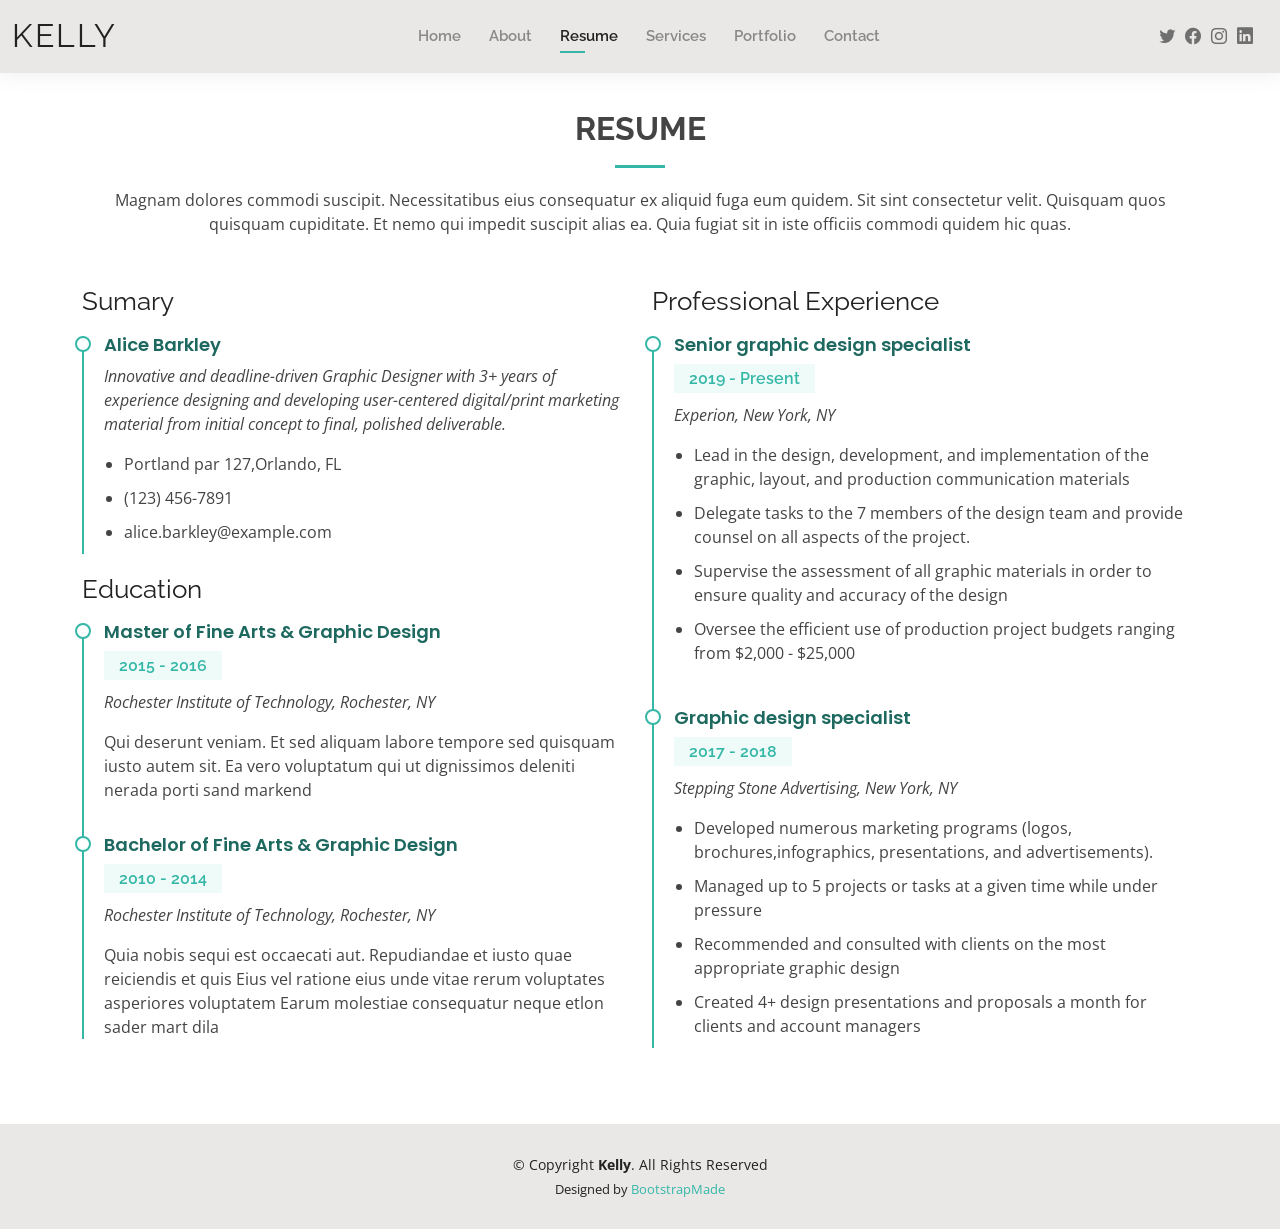
<file: resume.html>
<!DOCTYPE html>
<html lang="en">

<head>
  <meta charset="utf-8">
  <meta content="width=device-width, initial-scale=1.0" name="viewport">

  <title>Resume - Kelly Bootstrap Template</title>
  <meta content="" name="description">
  <meta content="" name="keywords">

  <!-- Favicons -->
  <link href="assets/img/favicon.png" rel="icon">
  <link href="assets/img/apple-touch-icon.png" rel="apple-touch-icon">

  <!-- Google Fonts -->
  <link href="https://fonts.googleapis.com/css?family=Open+Sans:300,300i,400,400i,600,600i,700,700i|Raleway:300,300i,400,400i,500,500i,600,600i,700,700i|Poppins:300,300i,400,400i,500,500i,600,600i,700,700i" rel="stylesheet">

  <!-- Vendor CSS Files -->
  <link href="assets/vendor/aos/aos.css" rel="stylesheet">
  <link href="assets/vendor/bootstrap/css/bootstrap.min.css" rel="stylesheet">
  <link href="assets/vendor/bootstrap-icons/bootstrap-icons.css" rel="stylesheet">
  <link href="assets/vendor/boxicons/css/boxicons.min.css" rel="stylesheet">
  <link href="assets/vendor/glightbox/css/glightbox.min.css" rel="stylesheet">
  <link href="assets/vendor/swiper/swiper-bundle.min.css" rel="stylesheet">

  <!-- Template Main CSS File -->
  <link href="assets/css/style.css" rel="stylesheet">

  <!-- =======================================================
  * Template Name: Kelly - v4.3.0
  * Template URL: https://bootstrapmade.com/kelly-free-bootstrap-cv-resume-html-template/
  * Author: BootstrapMade.com
  * License: https://bootstrapmade.com/license/
  ======================================================== -->
</head>

<body>

  <!-- ======= Header ======= -->
  <header id="header" class="fixed-top">
    <div class="container-fluid d-flex justify-content-between align-items-center">

      <h1 class="logo me-auto me-lg-0"><a href="index.html">Kelly</a></h1>
      <!-- Uncomment below if you prefer to use an image logo -->
      <!-- <a href="index.html" class="logo"><img src="assets/img/logo.png" alt="" class="img-fluid"></a>-->

      <nav id="navbar" class="navbar order-last order-lg-0">
        <ul>
          <li><a href="index.html">Home</a></li>
          <li><a href="about.html">About</a></li>
          <li><a class="active" href="resume.html">Resume</a></li>
          <li><a href="services.html">Services</a></li>
          <li><a href="portfolio.html">Portfolio</a></li>
          <li><a href="contact.html">Contact</a></li>
        </ul>
        <i class="bi bi-list mobile-nav-toggle"></i>
      </nav><!-- .navbar -->

      <div class="header-social-links">
        <a href="#" class="twitter"><i class="bi bi-twitter"></i></a>
        <a href="#" class="facebook"><i class="bi bi-facebook"></i></a>
        <a href="#" class="instagram"><i class="bi bi-instagram"></i></a>
        <a href="#" class="linkedin"><i class="bi bi-linkedin"></i></i></a>
      </div>

    </div>

  </header><!-- End Header -->

  <main id="main">

    <!-- ======= Resume Section ======= -->
    <section id="resume" class="resume">
      <div class="container" data-aos="fade-up">

        <div class="section-title">
          <h2>Resume</h2>
          <p>Magnam dolores commodi suscipit. Necessitatibus eius consequatur ex aliquid fuga eum quidem. Sit sint consectetur velit. Quisquam quos quisquam cupiditate. Et nemo qui impedit suscipit alias ea. Quia fugiat sit in iste officiis commodi quidem hic quas.</p>
        </div>

        <div class="row">
          <div class="col-lg-6">
            <h3 class="resume-title">Sumary</h3>
            <div class="resume-item pb-0">
              <h4>Alice Barkley</h4>
              <p><em>Innovative and deadline-driven Graphic Designer with 3+ years of experience designing and developing user-centered digital/print marketing material from initial concept to final, polished deliverable.</em></p>
              <p>
              <ul>
                <li>Portland par 127,Orlando, FL</li>
                <li>(123) 456-7891</li>
                <li>alice.barkley@example.com</li>
              </ul>
              </p>
            </div>

            <h3 class="resume-title">Education</h3>
            <div class="resume-item">
              <h4>Master of Fine Arts &amp; Graphic Design</h4>
              <h5>2015 - 2016</h5>
              <p><em>Rochester Institute of Technology, Rochester, NY</em></p>
              <p>Qui deserunt veniam. Et sed aliquam labore tempore sed quisquam iusto autem sit. Ea vero voluptatum qui ut dignissimos deleniti nerada porti sand markend</p>
            </div>
            <div class="resume-item">
              <h4>Bachelor of Fine Arts &amp; Graphic Design</h4>
              <h5>2010 - 2014</h5>
              <p><em>Rochester Institute of Technology, Rochester, NY</em></p>
              <p>Quia nobis sequi est occaecati aut. Repudiandae et iusto quae reiciendis et quis Eius vel ratione eius unde vitae rerum voluptates asperiores voluptatem Earum molestiae consequatur neque etlon sader mart dila</p>
            </div>
          </div>
          <div class="col-lg-6">
            <h3 class="resume-title">Professional Experience</h3>
            <div class="resume-item">
              <h4>Senior graphic design specialist</h4>
              <h5>2019 - Present</h5>
              <p><em>Experion, New York, NY </em></p>
              <p>
              <ul>
                <li>Lead in the design, development, and implementation of the graphic, layout, and production communication materials</li>
                <li>Delegate tasks to the 7 members of the design team and provide counsel on all aspects of the project. </li>
                <li>Supervise the assessment of all graphic materials in order to ensure quality and accuracy of the design</li>
                <li>Oversee the efficient use of production project budgets ranging from $2,000 - $25,000</li>
              </ul>
              </p>
            </div>
            <div class="resume-item">
              <h4>Graphic design specialist</h4>
              <h5>2017 - 2018</h5>
              <p><em>Stepping Stone Advertising, New York, NY</em></p>
              <p>
              <ul>
                <li>Developed numerous marketing programs (logos, brochures,infographics, presentations, and advertisements).</li>
                <li>Managed up to 5 projects or tasks at a given time while under pressure</li>
                <li>Recommended and consulted with clients on the most appropriate graphic design</li>
                <li>Created 4+ design presentations and proposals a month for clients and account managers</li>
              </ul>
              </p>
            </div>
          </div>
        </div>

      </div>
    </section><!-- End Resume Section -->

  </main><!-- End #main -->

  <!-- ======= Footer ======= -->
  <footer id="footer">
    <div class="container">
      <div class="copyright">
        &copy; Copyright <strong><span>Kelly</span></strong>. All Rights Reserved
      </div>
      <div class="credits">
        <!-- All the links in the footer should remain intact. -->
        <!-- You can delete the links only if you purchased the pro version. -->
        <!-- Licensing information: https://bootstrapmade.com/license/ -->
        <!-- Purchase the pro version with working PHP/AJAX contact form: https://bootstrapmade.com/kelly-free-bootstrap-cv-resume-html-template/ -->
        Designed by <a href="https://bootstrapmade.com/">BootstrapMade</a>
      </div>
    </div>
  </footer><!-- End  Footer -->

  <div id="preloader"></div>
  <a href="#" class="back-to-top d-flex align-items-center justify-content-center"><i class="bi bi-arrow-up-short"></i></a>

  <!-- Vendor JS Files -->
  <script src="assets/vendor/aos/aos.js"></script>
  <script src="assets/vendor/bootstrap/js/bootstrap.bundle.min.js"></script>
  <script src="assets/vendor/glightbox/js/glightbox.min.js"></script>
  <script src="assets/vendor/isotope-layout/isotope.pkgd.min.js"></script>
  <script src="assets/vendor/php-email-form/validate.js"></script>
  <script src="assets/vendor/purecounter/purecounter.js"></script>
  <script src="assets/vendor/swiper/swiper-bundle.min.js"></script>
  <script src="assets/vendor/waypoints/noframework.waypoints.js"></script>

  <!-- Template Main JS File -->
  <script src="assets/js/main.js"></script>

</body>

</html>
</file>
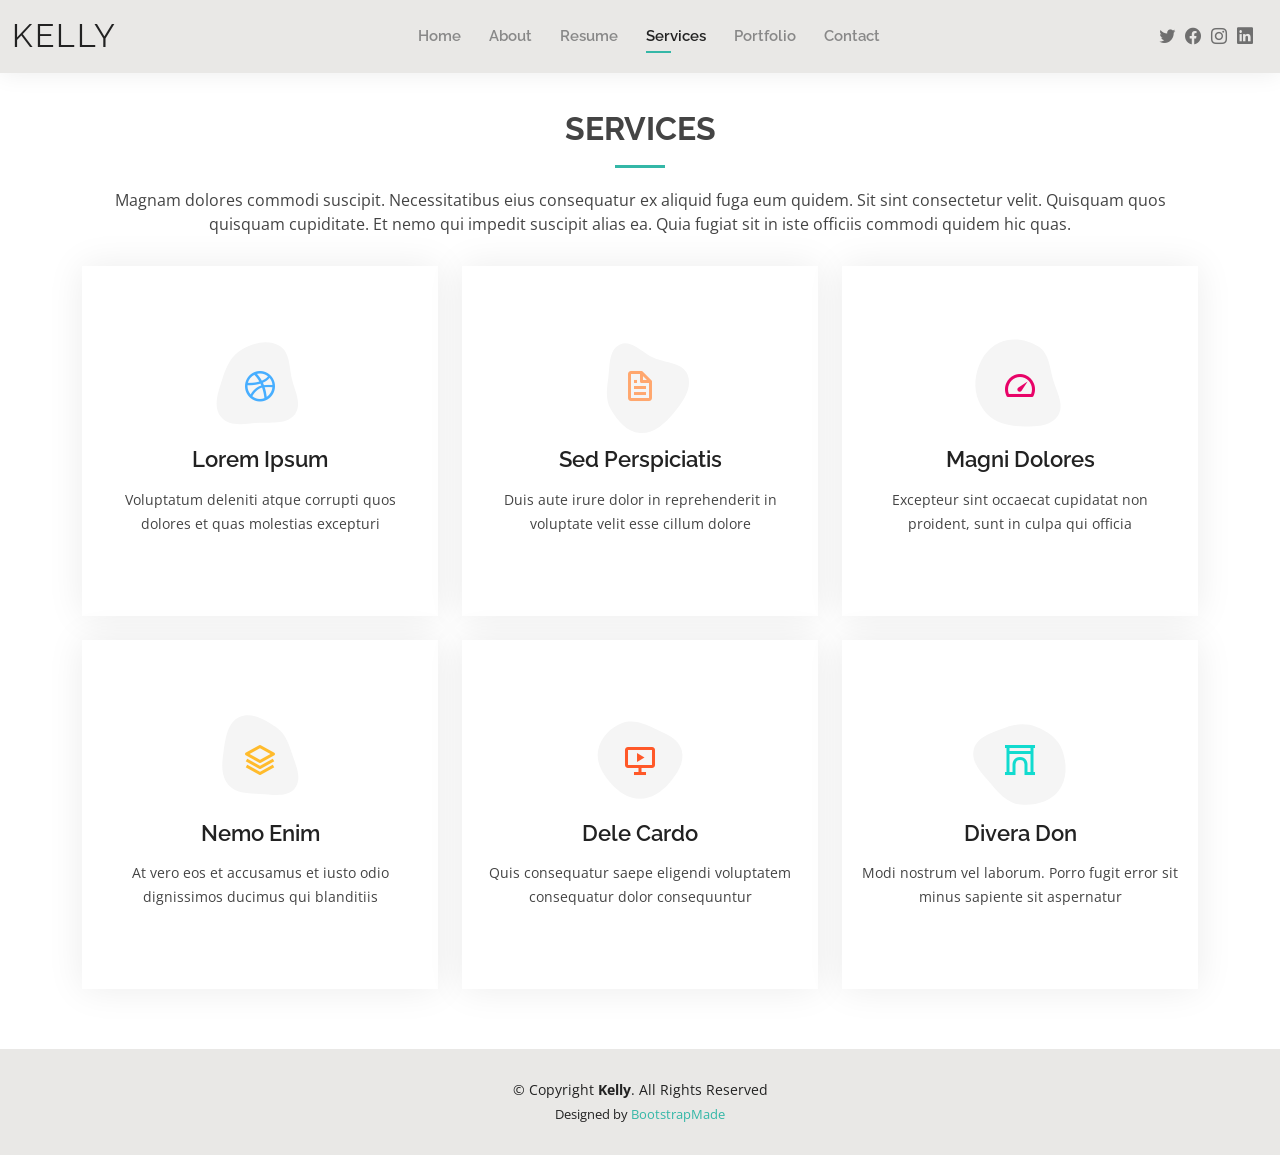
<file: services.html>
<!DOCTYPE html>
<html lang="en">

<head>
  <meta charset="utf-8">
  <meta content="width=device-width, initial-scale=1.0" name="viewport">

  <title>Services - Kelly Bootstrap Template</title>
  <meta content="" name="description">
  <meta content="" name="keywords">

  <!-- Favicons -->
  <link href="assets/img/favicon.png" rel="icon">
  <link href="assets/img/apple-touch-icon.png" rel="apple-touch-icon">

  <!-- Google Fonts -->
  <link href="https://fonts.googleapis.com/css?family=Open+Sans:300,300i,400,400i,600,600i,700,700i|Raleway:300,300i,400,400i,500,500i,600,600i,700,700i|Poppins:300,300i,400,400i,500,500i,600,600i,700,700i" rel="stylesheet">

  <!-- Vendor CSS Files -->
  <link href="assets/vendor/aos/aos.css" rel="stylesheet">
  <link href="assets/vendor/bootstrap/css/bootstrap.min.css" rel="stylesheet">
  <link href="assets/vendor/bootstrap-icons/bootstrap-icons.css" rel="stylesheet">
  <link href="assets/vendor/boxicons/css/boxicons.min.css" rel="stylesheet">
  <link href="assets/vendor/glightbox/css/glightbox.min.css" rel="stylesheet">
  <link href="assets/vendor/swiper/swiper-bundle.min.css" rel="stylesheet">

  <!-- Template Main CSS File -->
  <link href="assets/css/style.css" rel="stylesheet">

  <!-- =======================================================
  * Template Name: Kelly - v4.3.0
  * Template URL: https://bootstrapmade.com/kelly-free-bootstrap-cv-resume-html-template/
  * Author: BootstrapMade.com
  * License: https://bootstrapmade.com/license/
  ======================================================== -->
</head>

<body>

  <!-- ======= Header ======= -->
  <header id="header" class="fixed-top">
    <div class="container-fluid d-flex justify-content-between align-items-center">

      <h1 class="logo me-auto me-lg-0"><a href="index.html">Kelly</a></h1>
      <!-- Uncomment below if you prefer to use an image logo -->
      <!-- <a href="index.html" class="logo"><img src="assets/img/logo.png" alt="" class="img-fluid"></a>-->

      <nav id="navbar" class="navbar order-last order-lg-0">
        <ul>
          <li><a href="index.html">Home</a></li>
          <li><a href="about.html">About</a></li>
          <li><a href="resume.html">Resume</a></li>
          <li><a class="active" href="services.html">Services</a></li>
          <li><a href="portfolio.html">Portfolio</a></li>
          <li><a href="contact.html">Contact</a></li>
        </ul>
        <i class="bi bi-list mobile-nav-toggle"></i>
      </nav><!-- .navbar -->

      <div class="header-social-links">
        <a href="#" class="twitter"><i class="bi bi-twitter"></i></a>
        <a href="#" class="facebook"><i class="bi bi-facebook"></i></a>
        <a href="#" class="instagram"><i class="bi bi-instagram"></i></a>
        <a href="#" class="linkedin"><i class="bi bi-linkedin"></i></i></a>
      </div>

    </div>

  </header><!-- End Header -->

  <main id="main">

    <!-- ======= Services Section ======= -->
    <section id="services" class="services">
      <div class="container" data-aos="fade-up">

        <div class="section-title">
          <h2>Services</h2>
          <p>Magnam dolores commodi suscipit. Necessitatibus eius consequatur ex aliquid fuga eum quidem. Sit sint consectetur velit. Quisquam quos quisquam cupiditate. Et nemo qui impedit suscipit alias ea. Quia fugiat sit in iste officiis commodi quidem hic quas.</p>
        </div>

        <div class="row">
          <div class="col-lg-4 col-md-6 d-flex align-items-stretch" data-aos="zoom-in" data-aos-delay="100">
            <div class="icon-box iconbox-blue">
              <div class="icon">
                <svg width="100" height="100" viewBox="0 0 600 600" xmlns="http://www.w3.org/2000/svg">
                  <path stroke="none" stroke-width="0" fill="#f5f5f5" d="M300,521.0016835830174C376.1290562159157,517.8887921683347,466.0731472004068,529.7835943286574,510.70327084640275,468.03025145048787C554.3714126377745,407.6079735673963,508.03601936045806,328.9844924480964,491.2728898941984,256.3432110539036C474.5976632858925,184.082847569629,479.9380746630129,96.60480741107993,416.23090153303,58.64404602377083C348.86323505073057,18.502131276798302,261.93793281208167,40.57373210992963,193.5410806939664,78.93577620505333C130.42746243093433,114.334589627462,98.30271207620316,179.96522072025542,76.75703585869454,249.04625023123273C51.97151888228291,328.5150500222984,13.704378332031375,421.85034740162234,66.52175969318436,486.19268352777647C119.04800174914682,550.1803526380478,217.28368757567262,524.383925680826,300,521.0016835830174"></path>
                </svg>
                <i class="bx bxl-dribbble"></i>
              </div>
              <h4><a href="">Lorem Ipsum</a></h4>
              <p>Voluptatum deleniti atque corrupti quos dolores et quas molestias excepturi</p>
            </div>
          </div>

          <div class="col-lg-4 col-md-6 d-flex align-items-stretch mt-4 mt-md-0" data-aos="zoom-in" data-aos-delay="200">
            <div class="icon-box iconbox-orange ">
              <div class="icon">
                <svg width="100" height="100" viewBox="0 0 600 600" xmlns="http://www.w3.org/2000/svg">
                  <path stroke="none" stroke-width="0" fill="#f5f5f5" d="M300,582.0697525312426C382.5290701553225,586.8405444964366,449.9789794690241,525.3245884688669,502.5850820975895,461.55621195738473C556.606425686781,396.0723002908107,615.8543463187945,314.28637112970534,586.6730223649479,234.56875336149918C558.9533121215079,158.8439757836574,454.9685369536778,164.00468322053177,381.49747125262974,130.76875717737553C312.15926192815925,99.40240125094834,248.97055460311594,18.661163978235184,179.8680185752513,50.54337015887873C110.5421016452524,82.52863877960104,119.82277516462835,180.83849132639028,109.12597500060166,256.43424936330496C100.08760227029461,320.3096726198365,92.17705696193138,384.0621239912766,124.79988738764834,439.7174275375508C164.83382741302287,508.01625554203684,220.96474134820875,577.5009287672846,300,582.0697525312426"></path>
                </svg>
                <i class="bx bx-file"></i>
              </div>
              <h4><a href="">Sed Perspiciatis</a></h4>
              <p>Duis aute irure dolor in reprehenderit in voluptate velit esse cillum dolore</p>
            </div>
          </div>

          <div class="col-lg-4 col-md-6 d-flex align-items-stretch mt-4 mt-lg-0" data-aos="zoom-in" data-aos-delay="300">
            <div class="icon-box iconbox-pink">
              <div class="icon">
                <svg width="100" height="100" viewBox="0 0 600 600" xmlns="http://www.w3.org/2000/svg">
                  <path stroke="none" stroke-width="0" fill="#f5f5f5" d="M300,541.5067337569781C382.14930387511276,545.0595476570109,479.8736841581634,548.3450877840088,526.4010558755058,480.5488172755941C571.5218469581645,414.80211281144784,517.5187510058486,332.0715597781072,496.52539010469104,255.14436215662573C477.37192572678356,184.95920475031193,473.57363656557914,105.61284051026155,413.0603344069578,65.22779650032875C343.27470386102294,18.654635553484475,251.2091493199835,5.337323636656869,175.0934190732945,40.62881213300186C97.87086631185822,76.43348514350839,51.98124368387456,156.15599469081315,36.44837278890362,239.84606092416172C21.716077023791087,319.22268207091537,43.775223500013084,401.1760424656574,96.891909868211,461.97329694683043C147.22146801428983,519.5804099606455,223.5754009179313,538.201503339737,300,541.5067337569781"></path>
                </svg>
                <i class="bx bx-tachometer"></i>
              </div>
              <h4><a href="">Magni Dolores</a></h4>
              <p>Excepteur sint occaecat cupidatat non proident, sunt in culpa qui officia</p>
            </div>
          </div>

          <div class="col-lg-4 col-md-6 d-flex align-items-stretch mt-4" data-aos="zoom-in" data-aos-delay="100">
            <div class="icon-box iconbox-yellow">
              <div class="icon">
                <svg width="100" height="100" viewBox="0 0 600 600" xmlns="http://www.w3.org/2000/svg">
                  <path stroke="none" stroke-width="0" fill="#f5f5f5" d="M300,503.46388370962813C374.79870501325706,506.71871716319447,464.8034551963731,527.1746412648533,510.4981551193396,467.86667711651364C555.9287308511215,408.9015244558933,512.6030010748507,327.5744911775523,490.211057578863,256.5855673507754C471.097692560561,195.9906835881958,447.69079081568157,138.11976852964426,395.19560036434837,102.3242989838813C329.3053358748298,57.3949838291264,248.02791733380457,8.279543830951368,175.87071277845988,42.242879143198664C103.41431057327972,76.34704239035025,93.79494320519305,170.9812938413882,81.28167332365135,250.07896920659033C70.17666984294237,320.27484674793965,64.84698225790005,396.69656628748305,111.28512138212992,450.4950937839243C156.20124167950087,502.5303643271138,231.32542653798444,500.4755392045468,300,503.46388370962813"></path>
                </svg>
                <i class="bx bx-layer"></i>
              </div>
              <h4><a href="">Nemo Enim</a></h4>
              <p>At vero eos et accusamus et iusto odio dignissimos ducimus qui blanditiis</p>
            </div>
          </div>

          <div class="col-lg-4 col-md-6 d-flex align-items-stretch mt-4" data-aos="zoom-in" data-aos-delay="200">
            <div class="icon-box iconbox-red">
              <div class="icon">
                <svg width="100" height="100" viewBox="0 0 600 600" xmlns="http://www.w3.org/2000/svg">
                  <path stroke="none" stroke-width="0" fill="#f5f5f5" d="M300,532.3542879108572C369.38199826031484,532.3153073249985,429.10787420159085,491.63046689027357,474.5244479745417,439.17860296908856C522.8885846962883,383.3225815378663,569.1668002868075,314.3205725914397,550.7432151929288,242.7694973846089C532.6665558377875,172.5657663291529,456.2379748765914,142.6223662098291,390.3689995646985,112.34683881706744C326.66090330228417,83.06452184765237,258.84405631176094,53.51806209861945,193.32584062364296,78.48882559362697C121.61183558270385,105.82097193414197,62.805066853699245,167.19869350419734,48.57481801355237,242.6138429142374C34.843463184063346,315.3850353017275,76.69343916112496,383.4422959591041,125.22947124332185,439.3748458443577C170.7312796277747,491.8107796887764,230.57421082200815,532.3932930995766,300,532.3542879108572"></path>
                </svg>
                <i class="bx bx-slideshow"></i>
              </div>
              <h4><a href="">Dele Cardo</a></h4>
              <p>Quis consequatur saepe eligendi voluptatem consequatur dolor consequuntur</p>
            </div>
          </div>

          <div class="col-lg-4 col-md-6 d-flex align-items-stretch mt-4" data-aos="zoom-in" data-aos-delay="300">
            <div class="icon-box iconbox-teal">
              <div class="icon">
                <svg width="100" height="100" viewBox="0 0 600 600" xmlns="http://www.w3.org/2000/svg">
                  <path stroke="none" stroke-width="0" fill="#f5f5f5" d="M300,566.797414625762C385.7384707136149,576.1784315230908,478.7894351017131,552.8928747891023,531.9192734346935,484.94944893311C584.6109503024035,417.5663521118492,582.489472248146,322.67544863468447,553.9536738515405,242.03673114598146C529.1557734026468,171.96086150256528,465.24506316201064,127.66468636344209,395.9583748389544,100.7403814666027C334.2173773831606,76.7482773500951,269.4350130405921,84.62216499799875,207.1952322260088,107.2889140133804C132.92018162631612,134.33871894543012,41.79353780512637,160.00259165414826,22.644507872594943,236.69541883565114C3.319112789854554,314.0945973066697,72.72355303640163,379.243833228382,124.04198916343866,440.3218312028393C172.9286146004772,498.5055451809895,224.45579914871206,558.5317968840102,300,566.797414625762"></path>
                </svg>
                <i class="bx bx-arch"></i>
              </div>
              <h4><a href="">Divera Don</a></h4>
              <p>Modi nostrum vel laborum. Porro fugit error sit minus sapiente sit aspernatur</p>
            </div>
          </div>

        </div>

      </div>
    </section><!-- End Services Section -->

  </main><!-- End #main -->

  <!-- ======= Footer ======= -->
  <footer id="footer">
    <div class="container">
      <div class="copyright">
        &copy; Copyright <strong><span>Kelly</span></strong>. All Rights Reserved
      </div>
      <div class="credits">
        <!-- All the links in the footer should remain intact. -->
        <!-- You can delete the links only if you purchased the pro version. -->
        <!-- Licensing information: https://bootstrapmade.com/license/ -->
        <!-- Purchase the pro version with working PHP/AJAX contact form: https://bootstrapmade.com/kelly-free-bootstrap-cv-resume-html-template/ -->
        Designed by <a href="https://bootstrapmade.com/">BootstrapMade</a>
      </div>
    </div>
  </footer><!-- End  Footer -->

  <div id="preloader"></div>
  <a href="#" class="back-to-top d-flex align-items-center justify-content-center"><i class="bi bi-arrow-up-short"></i></a>

  <!-- Vendor JS Files -->
  <script src="assets/vendor/aos/aos.js"></script>
  <script src="assets/vendor/bootstrap/js/bootstrap.bundle.min.js"></script>
  <script src="assets/vendor/glightbox/js/glightbox.min.js"></script>
  <script src="assets/vendor/isotope-layout/isotope.pkgd.min.js"></script>
  <script src="assets/vendor/php-email-form/validate.js"></script>
  <script src="assets/vendor/purecounter/purecounter.js"></script>
  <script src="assets/vendor/swiper/swiper-bundle.min.js"></script>
  <script src="assets/vendor/waypoints/noframework.waypoints.js"></script>

  <!-- Template Main JS File -->
  <script src="assets/js/main.js"></script>

</body>

</html>
</file>
<file: assets/css/style.css>
/*--------------------------------------------------------------
# General
--------------------------------------------------------------*/
body {
  font-family: "Open Sans", sans-serif;
  color: #444444;
}

a {
  color: #34b7a7;
  text-decoration: none;
}

a:hover {
  color: #51cdbe;
  text-decoration: none;
}

h1, h2, h3, h4, h5, h6 {
  font-family: "Raleway", sans-serif;
}

#main {
  margin-top: 50px;
}

@media (max-width: 992px) {
  #main {
    margin-top: 30px;
  }
}

/*--------------------------------------------------------------
# Preloader
--------------------------------------------------------------*/
#preloader {
  position: fixed;
  top: 0;
  left: 0;
  right: 0;
  bottom: 0;
  z-index: 9999;
  overflow: hidden;
  background: #fff;
}

#preloader:before {
  content: "";
  position: fixed;
  top: calc(50% - 30px);
  left: calc(50% - 30px);
  border: 6px solid #34b7a7;
  border-top-color: #dcf5f2;
  border-radius: 50%;
  width: 60px;
  height: 60px;
  -webkit-animation: animate-preloader 1s linear infinite;
  animation: animate-preloader 1s linear infinite;
}

@-webkit-keyframes animate-preloader {
  0% {
    transform: rotate(0deg);
  }
  100% {
    transform: rotate(360deg);
  }
}

@keyframes animate-preloader {
  0% {
    transform: rotate(0deg);
  }
  100% {
    transform: rotate(360deg);
  }
}

/*--------------------------------------------------------------
# Back to top button
--------------------------------------------------------------*/
.back-to-top {
  position: fixed;
  visibility: hidden;
  opacity: 0;
  right: 15px;
  bottom: 15px;
  z-index: 996;
  background: #34b7a7;
  width: 40px;
  height: 40px;
  border-radius: 50px;
  transition: all 0.4s;
}

.back-to-top i {
  font-size: 24px;
  color: #fff;
  line-height: 0;
}

.back-to-top:hover {
  background: #49cbbb;
  color: #fff;
}

.back-to-top.active {
  visibility: visible;
  opacity: 1;
}

/*--------------------------------------------------------------
# Header
--------------------------------------------------------------*/
#header {
  background: #e9e8e6;
  box-shadow: 0px 0px 25px 0 rgba(0, 0, 0, 0.08);
  z-index: 997;
  padding: 15px 0;
}

#header .logo {
  font-size: 32px;
  margin: 0;
  padding: 0;
  line-height: 1;
  font-weight: 400;
  letter-spacing: 2px;
  text-transform: uppercase;
}

#header .logo a {
  color: #222222;
}

#header .logo img {
  max-height: 40px;
}

@media (max-width: 992px) {
  #header .logo {
    font-size: 28px;
  }
}

/*--------------------------------------------------------------
# Header Social Links
--------------------------------------------------------------*/
.header-social-links {
  padding-right: 15px;
}

.header-social-links a {
  color: #6f6f6f;
  padding-left: 6px;
  display: inline-block;
  line-height: 0px;
  transition: 0.3s;
  font-size: 16px;
}

.header-social-links a:hover {
  color: #34b7a7;
}

/*--------------------------------------------------------------
# Navigation Menu
--------------------------------------------------------------*/
/**
* Desktop Navigation 
*/
.navbar {
  padding: 0;
}

.navbar ul {
  margin: 0;
  padding: 0;
  display: flex;
  list-style: none;
  align-items: center;
}

.navbar li {
  position: relative;
  padding: 10px 0 10px 28px;
}

.navbar a, .navbar a:focus {
  display: flex;
  align-items: center;
  justify-content: space-between;
  font-family: "Raleway", sans-serif;
  font-size: 15px;
  font-weight: 600;
  color: #888888;
  white-space: nowrap;
  transition: 0.3s;
  position: relative;
}

.navbar a i, .navbar a:focus i {
  font-size: 12px;
  line-height: 0;
  margin-left: 5px;
}

.navbar > ul > li > a:before {
  content: "";
  position: absolute;
  width: 0;
  height: 2px;
  bottom: -5px;
  left: 0;
  background-color: #34b7a7;
  visibility: hidden;
  width: 0px;
  transition: all 0.3s ease-in-out 0s;
}

.navbar a:hover:before, .navbar li:hover > a:before, .navbar .active:before {
  visibility: visible;
  width: 25px;
}

.navbar a:hover, .navbar .active, .navbar .active:focus, .navbar li:hover > a {
  color: #222222;
}

.navbar .dropdown ul {
  display: block;
  position: absolute;
  left: 14px;
  top: calc(100% + 30px);
  margin: 0;
  padding: 10px 0;
  z-index: 99;
  opacity: 0;
  visibility: hidden;
  background: #fff;
  box-shadow: 0px 0px 30px rgba(127, 137, 161, 0.25);
  transition: 0.3s;
  border-radius: 4px;
}

.navbar .dropdown ul li {
  min-width: 200px;
  padding: 0;
}

.navbar .dropdown ul a {
  padding: 10px 20px;
  font-size: 15px;
  text-transform: none;
  font-weight: 600;
}

.navbar .dropdown ul a i {
  font-size: 12px;
}

.navbar .dropdown ul a:hover, .navbar .dropdown ul .active:hover, .navbar .dropdown ul li:hover > a {
  color: #34b7a7;
}

.navbar .dropdown:hover > ul {
  opacity: 1;
  top: 100%;
  visibility: visible;
}

.navbar .dropdown .dropdown ul {
  top: 0;
  left: calc(100% - 30px);
  visibility: hidden;
}

.navbar .dropdown .dropdown:hover > ul {
  opacity: 1;
  top: 0;
  left: 100%;
  visibility: visible;
}

@media (max-width: 1366px) {
  .navbar .dropdown .dropdown ul {
    left: -90%;
  }
  .navbar .dropdown .dropdown:hover > ul {
    left: -100%;
  }
}

/**
* Mobile Navigation 
*/
.mobile-nav-toggle {
  color: #222222;
  font-size: 28px;
  cursor: pointer;
  display: none;
  line-height: 0;
  transition: 0.5s;
}

.mobile-nav-toggle.bi-x {
  color: #fff;
}

@media (max-width: 991px) {
  .mobile-nav-toggle {
    display: block;
  }
  .navbar ul {
    display: none;
  }
}

.navbar-mobile {
  position: fixed;
  overflow: hidden;
  top: 0;
  right: 0;
  left: 0;
  bottom: 0;
  background: rgba(9, 9, 9, 0.9);
  transition: 0.3s;
  z-index: 999;
}

.navbar-mobile .mobile-nav-toggle {
  position: absolute;
  top: 15px;
  right: 15px;
}

.navbar-mobile ul {
  display: block;
  position: absolute;
  top: 55px;
  right: 15px;
  bottom: 15px;
  left: 15px;
  padding: 10px 0;
  border-radius: 10px;
  background-color: #fff;
  overflow-y: auto;
  transition: 0.3s;
}

.navbar-mobile a {
  font-size: 15px;
  padding-right: 15px;
  color: #222222;
}

.navbar-mobile a:hover, .navbar-mobile .active, .navbar-mobile li:hover > a {
  color: #34b7a7;
}

.navbar-mobile .getstarted {
  margin: 15px;
}

.navbar-mobile .dropdown ul {
  position: static;
  display: none;
  margin: 10px 20px;
  padding: 10px 0;
  z-index: 99;
  opacity: 1;
  visibility: visible;
  background: #fff;
  box-shadow: 0px 0px 30px rgba(127, 137, 161, 0.25);
}

.navbar-mobile .dropdown ul li {
  min-width: 200px;
}

.navbar-mobile .dropdown ul a {
  padding: 10px 20px;
}

.navbar-mobile .dropdown ul a i {
  font-size: 12px;
}

.navbar-mobile .dropdown ul a:hover, .navbar-mobile .dropdown ul .active:hover, .navbar-mobile .dropdown ul li:hover > a {
  color: #34b7a7;
}

.navbar-mobile .dropdown > .dropdown-active {
  display: block;
}

/*--------------------------------------------------------------
# Hero Section
--------------------------------------------------------------*/
#hero {
  width: 100%;
  height: 100vh;
  background: url("../img/hero-bg.jpg") top right;
  background-size: cover;
}

#hero .container {
  padding-top: 70px;
  position: relative;
}

@media (max-width: 992px) {
  #hero .container {
    padding-top: 58px;
  }
}

#hero h1 {
  margin: 0;
  font-size: 48px;
  font-weight: 700;
  line-height: 56px;
  color: #222222;
}

#hero h2 {
  color: #6f6f6f;
  margin: 10px 0 0 0;
  font-size: 22px;
}

#hero .btn-about {
  font-family: "Raleway", sans-serif;
  text-transform: uppercase;
  font-weight: 600;
  font-size: 12px;
  letter-spacing: 1px;
  display: inline-block;
  padding: 12px 40px;
  border-radius: 50px;
  transition: 0.5s;
  margin-top: 30px;
  color: #fff;
  background: #34b7a7;
}

#hero .btn-about:hover {
  background: #3dc8b7;
}

@media (min-width: 1024px) {
  #hero {
    background-attachment: fixed;
  }
}

@media (max-width: 992px) {
  #hero:before {
    content: "";
    background: rgba(255, 255, 255, 0.8);
    position: absolute;
    bottom: 0;
    top: 0;
    left: 0;
    right: 0;
  }
  #hero h1 {
    font-size: 28px;
    line-height: 36px;
  }
  #hero h2 {
    font-size: 18px;
    line-height: 24px;
  }
}

/*--------------------------------------------------------------
# Sections General
--------------------------------------------------------------*/
section {
  padding: 60px 0;
}

.section-bg {
  background-color: #e7f8f6;
}

.section-title {
  text-align: center;
  padding-bottom: 30px;
}

.section-title h2 {
  font-size: 32px;
  font-weight: bold;
  text-transform: uppercase;
  margin-bottom: 20px;
  padding-bottom: 20px;
  position: relative;
}

.section-title h2::after {
  content: '';
  position: absolute;
  display: block;
  width: 50px;
  height: 3px;
  background: #34b7a7;
  bottom: 0;
  left: calc(50% - 25px);
}

.section-title p {
  margin-bottom: 0;
}

/*--------------------------------------------------------------
# Cta
--------------------------------------------------------------*/
.cta {
  background: linear-gradient(rgba(0, 0, 0, 0.6), rgba(0, 0, 0, 0.6)), url("../img/bg-1.jpg") fixed center center;
  background-size: cover;
  padding: 80px 0;
}

.cta h3 {
  color: #fff;
  font-size: 28px;
  font-weight: 700;
}

.cta p {
  color: #fff;
}

.cta .cta-btn {
  font-family: "Raleway", sans-serif;
  text-transform: uppercase;
  font-weight: 500;
  font-size: 16px;
  letter-spacing: 1px;
  display: inline-block;
  padding: 8px 20px;
  border-radius: 2px;
  transition: 0.5s;
  margin: 10px;
  border: 2px solid #fff;
  color: #fff;
}

.cta .cta-btn:hover {
  background: #34b7a7;
  border: 2px solid #34b7a7;
}

@media (max-width: 1024px) {
  .cta {
    background-attachment: scroll;
  }
}

@media (min-width: 769px) {
  .cta .cta-btn-container {
    display: flex;
    align-items: center;
    justify-content: flex-end;
  }
}

/*--------------------------------------------------------------
# About
--------------------------------------------------------------*/
.about .content h3 {
  font-weight: 700;
  font-size: 26px;
  color: #555555;
}

.about .content ul {
  list-style: none;
  padding: 0;
}

.about .content ul li {
  padding-bottom: 10px;
}

.about .content ul i {
  font-size: 20px;
  padding-right: 2px;
  color: #34b7a7;
}

.about .content p:last-child {
  margin-bottom: 0;
}

/*--------------------------------------------------------------
# Skills
--------------------------------------------------------------*/
.skills .progress {
  height: 60px;
  display: block;
  background: none;
  border-radius: 0;
}

.skills .progress .skill {
  padding: 10px 0;
  margin: 0 0 6px 0;
  text-transform: uppercase;
  display: block;
  font-weight: 600;
  font-family: "Poppins", sans-serif;
  color: #222222;
}

.skills .progress .skill .val {
  float: right;
  font-style: normal;
}

.skills .progress-bar-wrap {
  background: #f3f3f3;
}

.skills .progress-bar {
  width: 1px;
  height: 10px;
  transition: .9s;
  background-color: #34b7a7;
}

/*--------------------------------------------------------------
# Facts
--------------------------------------------------------------*/
.facts .counters span {
  font-size: 48px;
  display: block;
  color: #34b7a7;
}

.facts .counters p {
  padding: 0;
  margin: 0 0 20px 0;
  font-family: "Raleway", sans-serif;
  font-size: 14px;
}

/*--------------------------------------------------------------
# Testimonials
--------------------------------------------------------------*/
.testimonials .section-header {
  margin-bottom: 40px;
}

.testimonials .testimonial-item {
  text-align: center;
}

.testimonials .testimonial-item .testimonial-img {
  width: 120px;
  border-radius: 50%;
  border: 4px solid #fff;
  margin: 0 auto;
}

.testimonials .testimonial-item h3 {
  font-size: 20px;
  font-weight: bold;
  margin: 10px 0 5px 0;
  color: #111;
}

.testimonials .testimonial-item h4 {
  font-size: 14px;
  color: #999;
  margin: 0 0 15px 0;
}

.testimonials .testimonial-item .quote-icon-left, .testimonials .testimonial-item .quote-icon-right {
  color: #c8efea;
  font-size: 26px;
}

.testimonials .testimonial-item .quote-icon-left {
  display: inline-block;
  left: -5px;
  position: relative;
}

.testimonials .testimonial-item .quote-icon-right {
  display: inline-block;
  right: -5px;
  position: relative;
  top: 10px;
}

.testimonials .testimonial-item p {
  font-style: italic;
  margin: 0 auto 15px auto;
}

@media (min-width: 992px) {
  .testimonials .testimonial-item p {
    width: 80%;
  }
}

.testimonials .swiper-pagination {
  margin-top: 20px;
  position: relative;
}

.testimonials .swiper-pagination .swiper-pagination-bullet {
  width: 12px;
  height: 12px;
  background-color: #fff;
  opacity: 1;
  border: 1px solid #34b7a7;
}

.testimonials .swiper-pagination .swiper-pagination-bullet-active {
  background-color: #34b7a7;
}

/*--------------------------------------------------------------
# Resume
--------------------------------------------------------------*/
.resume .resume-title {
  font-size: 26px;
  font-weight: 400;
  margin-top: 20px;
  margin-bottom: 20px;
  color: #222222;
}

.resume .resume-item {
  padding: 0 0 20px 20px;
  margin-top: -2px;
  border-left: 2px solid #34b7a7;
  position: relative;
}

.resume .resume-item h4 {
  line-height: 18px;
  font-size: 18px;
  font-weight: 600;
  font-family: "Poppins", sans-serif;
  color: #1d685f;
  margin-bottom: 10px;
}

.resume .resume-item h5 {
  font-size: 16px;
  background: #effbf9;
  padding: 5px 15px;
  display: inline-block;
  font-weight: 600;
  margin-bottom: 10px;
  color: #34b7a7;
}

.resume .resume-item ul {
  padding-left: 20px;
}

.resume .resume-item ul li {
  padding-bottom: 10px;
}

.resume .resume-item:last-child {
  padding-bottom: 0;
}

.resume .resume-item::before {
  content: "";
  position: absolute;
  width: 16px;
  height: 16px;
  border-radius: 50px;
  left: -9px;
  top: 0;
  background: #fff;
  border: 2px solid #34b7a7;
}

/*--------------------------------------------------------------
# Services
--------------------------------------------------------------*/
.services .icon-box {
  text-align: center;
  padding: 70px 20px 80px 20px;
  transition: all ease-in-out 0.3s;
  background: #fff;
  box-shadow: 0px 0 35px 0 rgba(0, 0, 0, 0.08);
}

.services .icon-box .icon {
  margin: 0 auto;
  width: 100px;
  height: 100px;
  display: flex;
  align-items: center;
  justify-content: center;
  transition: ease-in-out 0.3s;
  position: relative;
}

.services .icon-box .icon i {
  font-size: 36px;
  transition: 0.5s;
  position: relative;
}

.services .icon-box .icon svg {
  position: absolute;
  top: 0;
  left: 0;
}

.services .icon-box .icon svg path {
  transition: 0.5s;
  fill: #f5f5f5;
}

.services .icon-box h4 {
  font-weight: 600;
  margin: 10px 0 15px 0;
  font-size: 22px;
}

.services .icon-box h4 a {
  color: #222222;
  transition: ease-in-out 0.3s;
}

.services .icon-box p {
  line-height: 24px;
  font-size: 14px;
  margin-bottom: 0;
}

.services .iconbox-blue i {
  color: #47aeff;
}

.services .iconbox-blue:hover .icon i {
  color: #fff;
}

.services .iconbox-blue:hover .icon path {
  fill: #47aeff;
}

.services .iconbox-orange i {
  color: #ffa76e;
}

.services .iconbox-orange:hover .icon i {
  color: #fff;
}

.services .iconbox-orange:hover .icon path {
  fill: #ffa76e;
}

.services .iconbox-pink i {
  color: #e80368;
}

.services .iconbox-pink:hover .icon i {
  color: #fff;
}

.services .iconbox-pink:hover .icon path {
  fill: #e80368;
}

.services .iconbox-yellow i {
  color: #ffbb2c;
}

.services .iconbox-yellow:hover .icon i {
  color: #fff;
}

.services .iconbox-yellow:hover .icon path {
  fill: #ffbb2c;
}

.services .iconbox-red i {
  color: #ff5828;
}

.services .iconbox-red:hover .icon i {
  color: #fff;
}

.services .iconbox-red:hover .icon path {
  fill: #ff5828;
}

.services .iconbox-teal i {
  color: #11dbcf;
}

.services .iconbox-teal:hover .icon i {
  color: #fff;
}

.services .iconbox-teal:hover .icon path {
  fill: #11dbcf;
}

/*--------------------------------------------------------------
# Portfolio
--------------------------------------------------------------*/
.portfolio .portfolio-item {
  margin-bottom: 30px;
}

.portfolio #portfolio-flters {
  padding: 0;
  margin: 0 auto 20px auto;
  list-style: none;
  text-align: center;
}

.portfolio #portfolio-flters li {
  cursor: pointer;
  display: inline-block;
  padding: 8px 16px 10px 16px;
  font-size: 13px;
  font-weight: 500;
  line-height: 1;
  text-transform: uppercase;
  color: #444444;
  margin-bottom: 5px;
  transition: all 0.3s ease-in-out;
  border-radius: 50px;
}

.portfolio #portfolio-flters li:hover, .portfolio #portfolio-flters li.filter-active {
  color: #fff;
  background: #34b7a7;
}

.portfolio #portfolio-flters li:last-child {
  margin-right: 0;
}

.portfolio .portfolio-wrap {
  transition: 0.3s;
  position: relative;
  overflow: hidden;
  z-index: 1;
  background: rgba(34, 34, 34, 0.6);
}

.portfolio .portfolio-wrap::before {
  content: "";
  background: rgba(34, 34, 34, 0.6);
  position: absolute;
  left: 0;
  right: 0;
  top: 0;
  bottom: 0;
  transition: all ease-in-out 0.3s;
  z-index: 2;
  opacity: 0;
}

.portfolio .portfolio-wrap img {
  transition: all ease-in-out 0.3s;
}

.portfolio .portfolio-wrap .portfolio-info {
  opacity: 0;
  position: absolute;
  top: 0;
  left: 0;
  right: 0;
  bottom: 0;
  z-index: 3;
  transition: all ease-in-out 0.3s;
  display: flex;
  flex-direction: column;
  justify-content: flex-end;
  align-items: flex-start;
  padding: 20px;
}

.portfolio .portfolio-wrap .portfolio-info h4 {
  font-size: 20px;
  color: #fff;
  font-weight: 600;
}

.portfolio .portfolio-wrap .portfolio-info p {
  color: rgba(255, 255, 255, 0.7);
  font-size: 14px;
  text-transform: uppercase;
  padding: 0;
  margin: 0;
  font-style: italic;
}

.portfolio .portfolio-wrap .portfolio-links {
  text-align: center;
  z-index: 4;
}

.portfolio .portfolio-wrap .portfolio-links a {
  color: #fff;
  margin: 0 5px 0 0;
  font-size: 28px;
  display: inline-block;
  transition: 0.3s;
}

.portfolio .portfolio-wrap .portfolio-links a:hover {
  color: #78d9cd;
}

.portfolio .portfolio-wrap:hover::before {
  opacity: 1;
}

.portfolio .portfolio-wrap:hover img {
  transform: scale(1.2);
}

.portfolio .portfolio-wrap:hover .portfolio-info {
  opacity: 1;
}

/*--------------------------------------------------------------
# Portfolio Details
--------------------------------------------------------------*/
.portfolio-details {
  padding-top: 0;
}

.portfolio-details .portfolio-details-slider img {
  width: 100%;
}

.portfolio-details .portfolio-details-slider .swiper-pagination {
  margin-top: 20px;
  position: relative;
}

.portfolio-details .portfolio-details-slider .swiper-pagination .swiper-pagination-bullet {
  width: 12px;
  height: 12px;
  background-color: #fff;
  opacity: 1;
  border: 1px solid #34b7a7;
}

.portfolio-details .portfolio-details-slider .swiper-pagination .swiper-pagination-bullet-active {
  background-color: #34b7a7;
}

.portfolio-details .portfolio-info {
  padding: 30px;
  box-shadow: 0px 0 30px rgba(34, 34, 34, 0.08);
}

.portfolio-details .portfolio-info h3 {
  font-size: 22px;
  font-weight: 700;
  margin-bottom: 20px;
  padding-bottom: 20px;
  border-bottom: 1px solid #eee;
}

.portfolio-details .portfolio-info ul {
  list-style: none;
  padding: 0;
  font-size: 15px;
}

.portfolio-details .portfolio-info ul li + li {
  margin-top: 10px;
}

.portfolio-details .portfolio-description {
  padding-top: 30px;
}

.portfolio-details .portfolio-description h2 {
  font-size: 26px;
  font-weight: 700;
  margin-bottom: 20px;
}

.portfolio-details .portfolio-description p {
  padding: 0;
}

/*--------------------------------------------------------------
# Contact
--------------------------------------------------------------*/
.contact .info {
  width: 100%;
  background: #fff;
}

.contact .info i {
  font-size: 20px;
  color: #34b7a7;
  float: left;
  width: 44px;
  height: 44px;
  background: #effbf9;
  display: flex;
  justify-content: center;
  align-items: center;
  border-radius: 50px;
  transition: all 0.3s ease-in-out;
}

.contact .info h4 {
  padding: 0 0 0 60px;
  font-size: 22px;
  font-weight: 600;
  margin-bottom: 5px;
  color: #222222;
}

.contact .info p {
  padding: 0 0 0 60px;
  margin-bottom: 0;
  font-size: 14px;
  color: #555555;
}

.contact .info .email, .contact .info .phone {
  margin-top: 40px;
}

.contact .info .email:hover i, .contact .info .address:hover i, .contact .info .phone:hover i {
  background: #34b7a7;
  color: #fff;
}

.contact .php-email-form {
  width: 100%;
  background: #fff;
}

.contact .php-email-form .form-group {
  padding-bottom: 8px;
}

.contact .php-email-form .error-message {
  display: none;
  color: #fff;
  background: #ed3c0d;
  text-align: center;
  padding: 15px;
  font-weight: 600;
}

.contact .php-email-form .sent-message {
  display: none;
  color: #fff;
  background: #18d26e;
  text-align: center;
  padding: 15px;
  font-weight: 600;
}

.contact .php-email-form .loading {
  display: none;
  background: #fff;
  text-align: center;
  padding: 15px;
}

.contact .php-email-form .loading:before {
  content: "";
  display: inline-block;
  border-radius: 50%;
  width: 24px;
  height: 24px;
  margin: 0 10px -6px 0;
  border: 3px solid #18d26e;
  border-top-color: #eee;
  -webkit-animation: animate-loading 1s linear infinite;
  animation: animate-loading 1s linear infinite;
}

.contact .php-email-form input, .contact .php-email-form textarea {
  border-radius: 4px;
  box-shadow: none;
  font-size: 14px;
}

.contact .php-email-form input:focus, .contact .php-email-form textarea:focus {
  border-color: #34b7a7;
}

.contact .php-email-form input {
  height: 44px;
}

.contact .php-email-form textarea {
  padding: 10px 12px;
}

.contact .php-email-form button[type="submit"] {
  background: #34b7a7;
  border: 0;
  padding: 10px 30px 12px 30px;
  color: #fff;
  transition: 0.4s;
  border-radius: 50px;
}

.contact .php-email-form button[type="submit"]:hover {
  background: #3dc8b7;
}

@-webkit-keyframes animate-loading {
  0% {
    transform: rotate(0deg);
  }
  100% {
    transform: rotate(360deg);
  }
}

@keyframes animate-loading {
  0% {
    transform: rotate(0deg);
  }
  100% {
    transform: rotate(360deg);
  }
}

/*--------------------------------------------------------------
# Footer
--------------------------------------------------------------*/
#footer {
  background: #e9e8e6;
  padding: 30px 0;
  color: #222222;
  font-size: 14px;
  text-align: center;
}

#footer .credits {
  padding-top: 5px;
  font-size: 13px;
}

#footer .credits a {
  color: #34b7a7;
}
</file>
